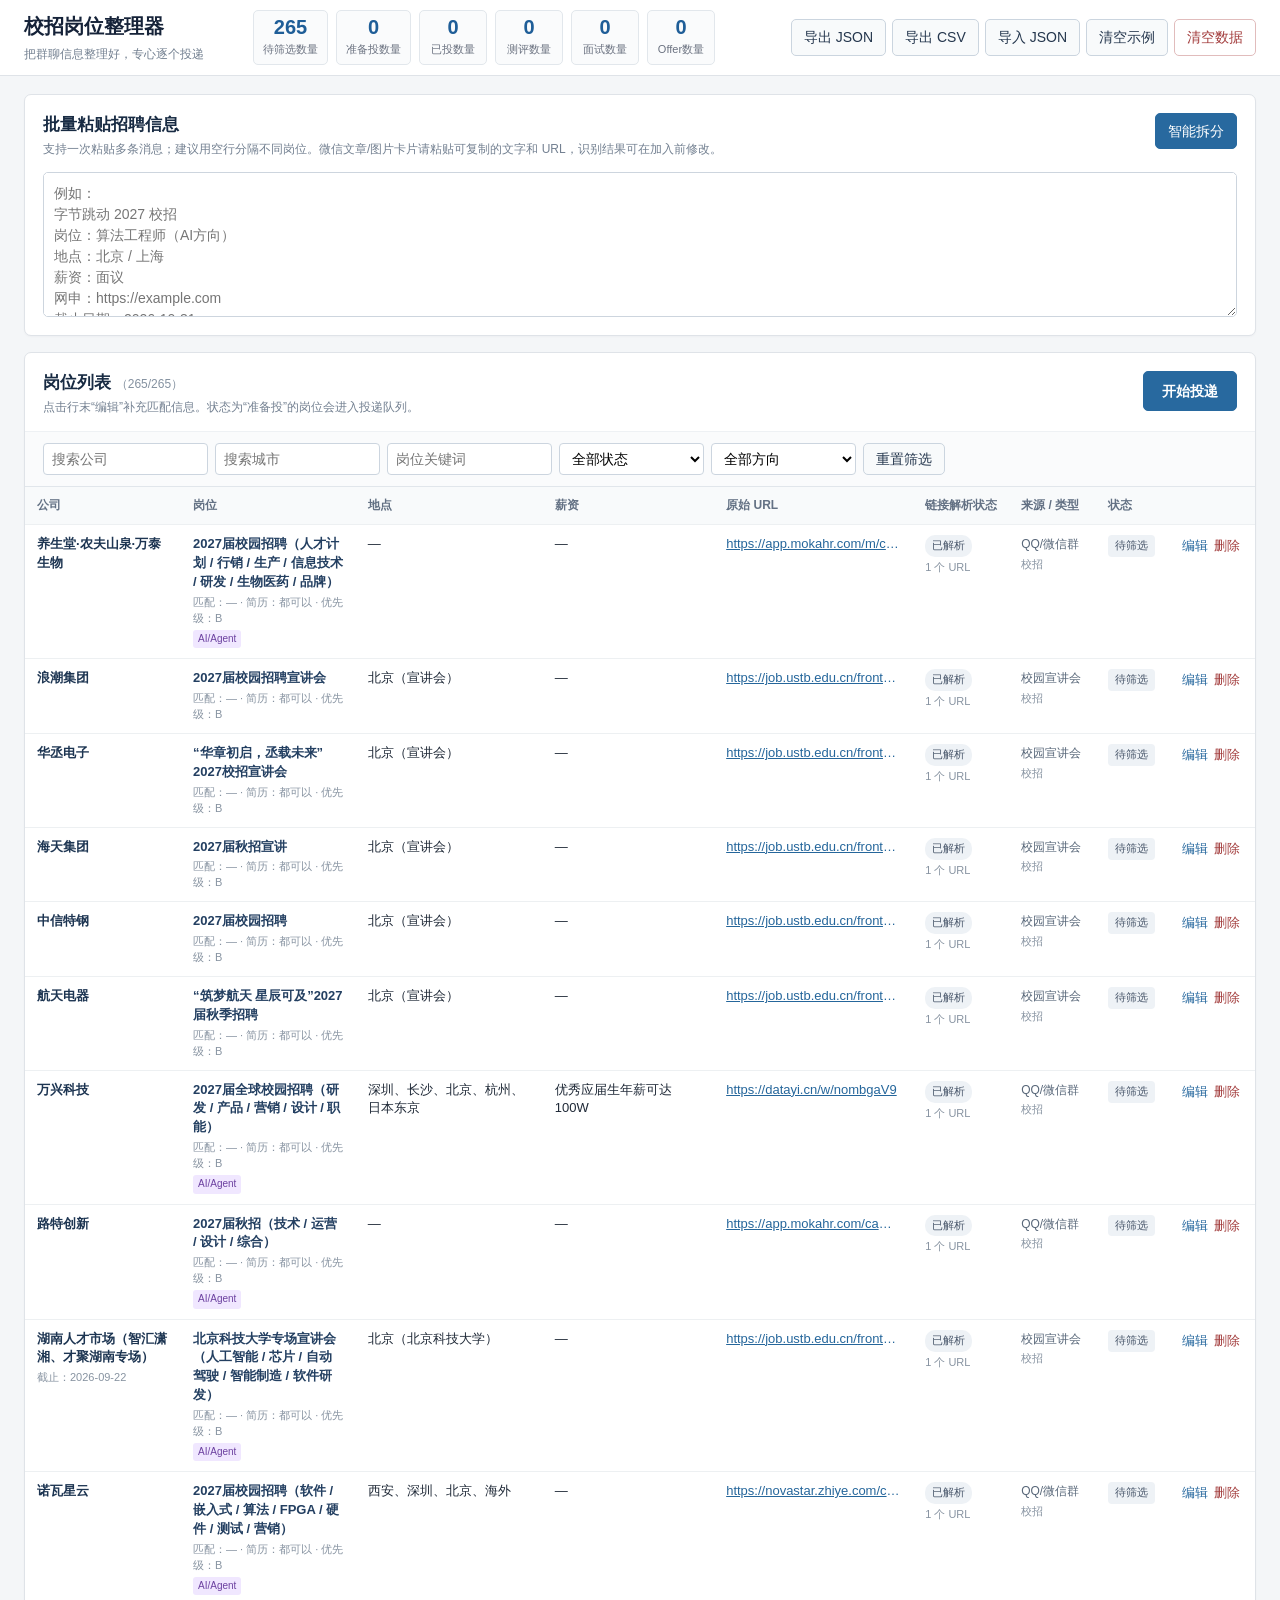
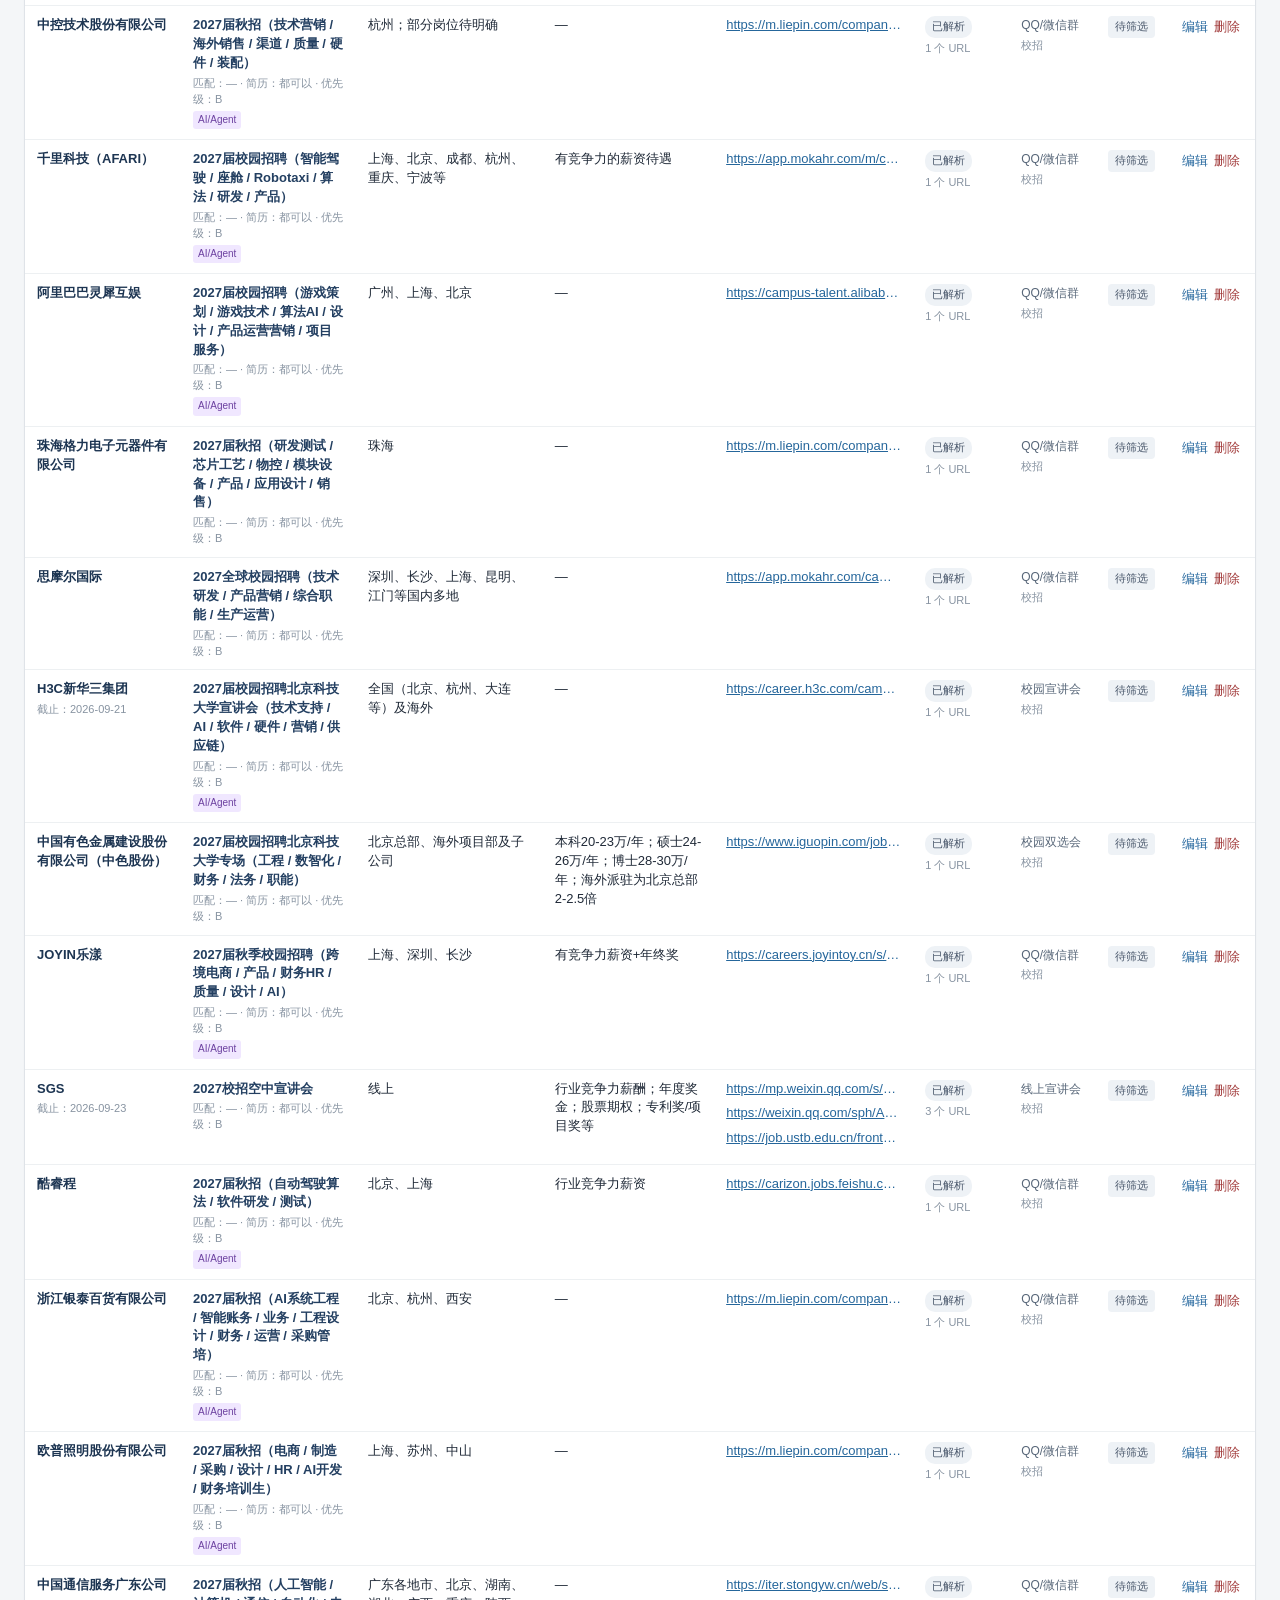
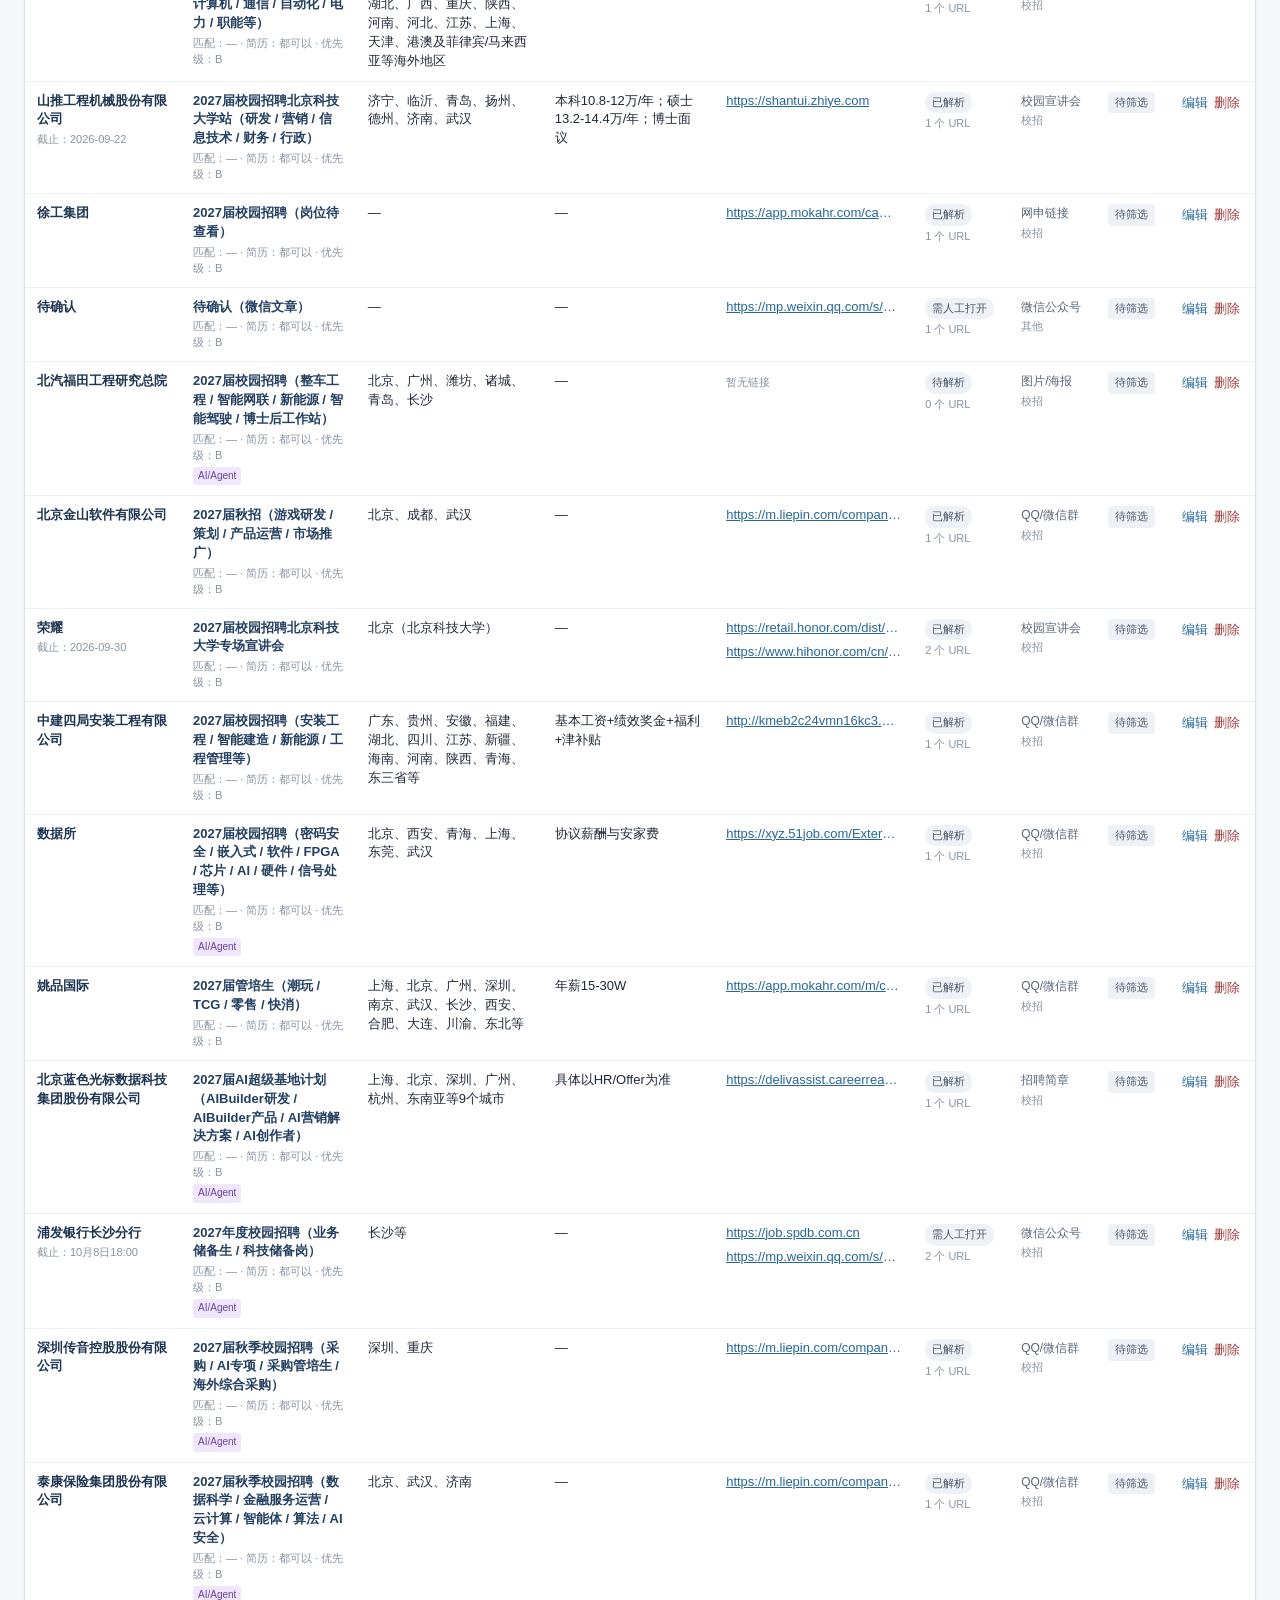
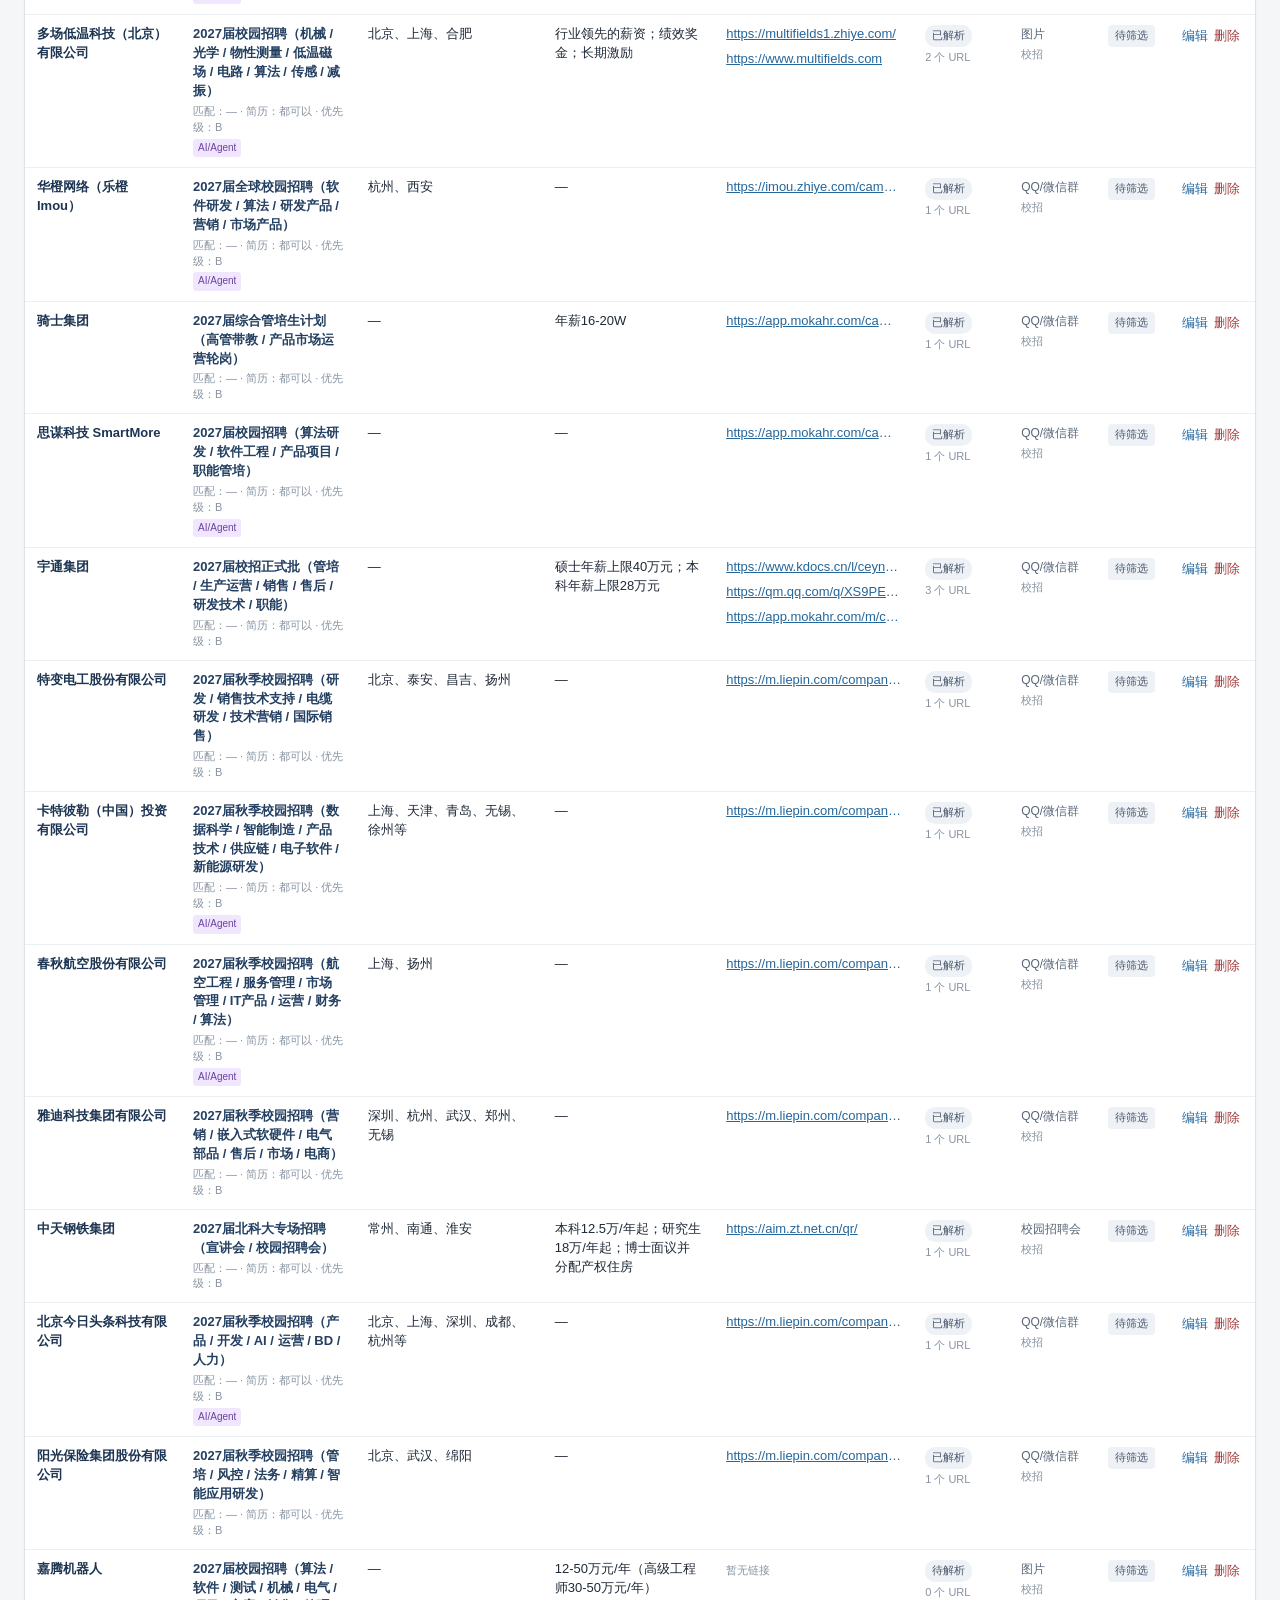
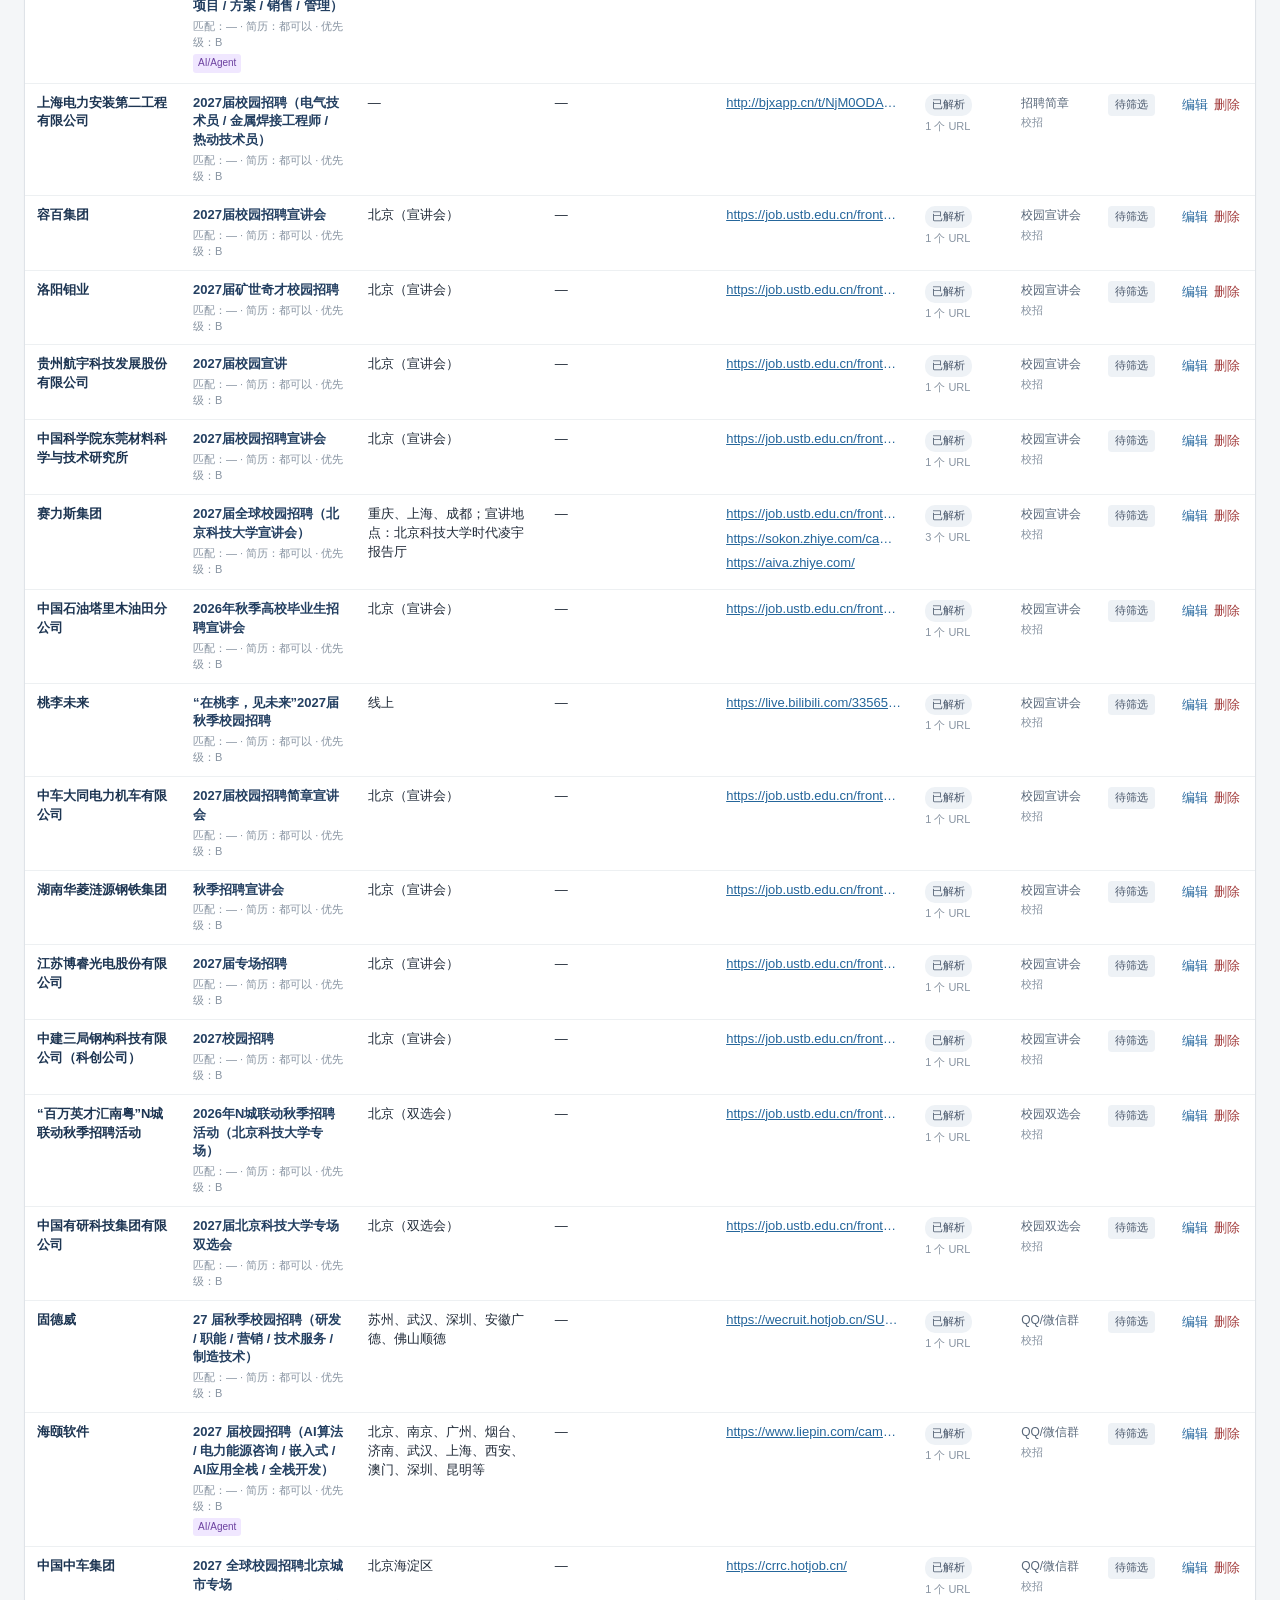
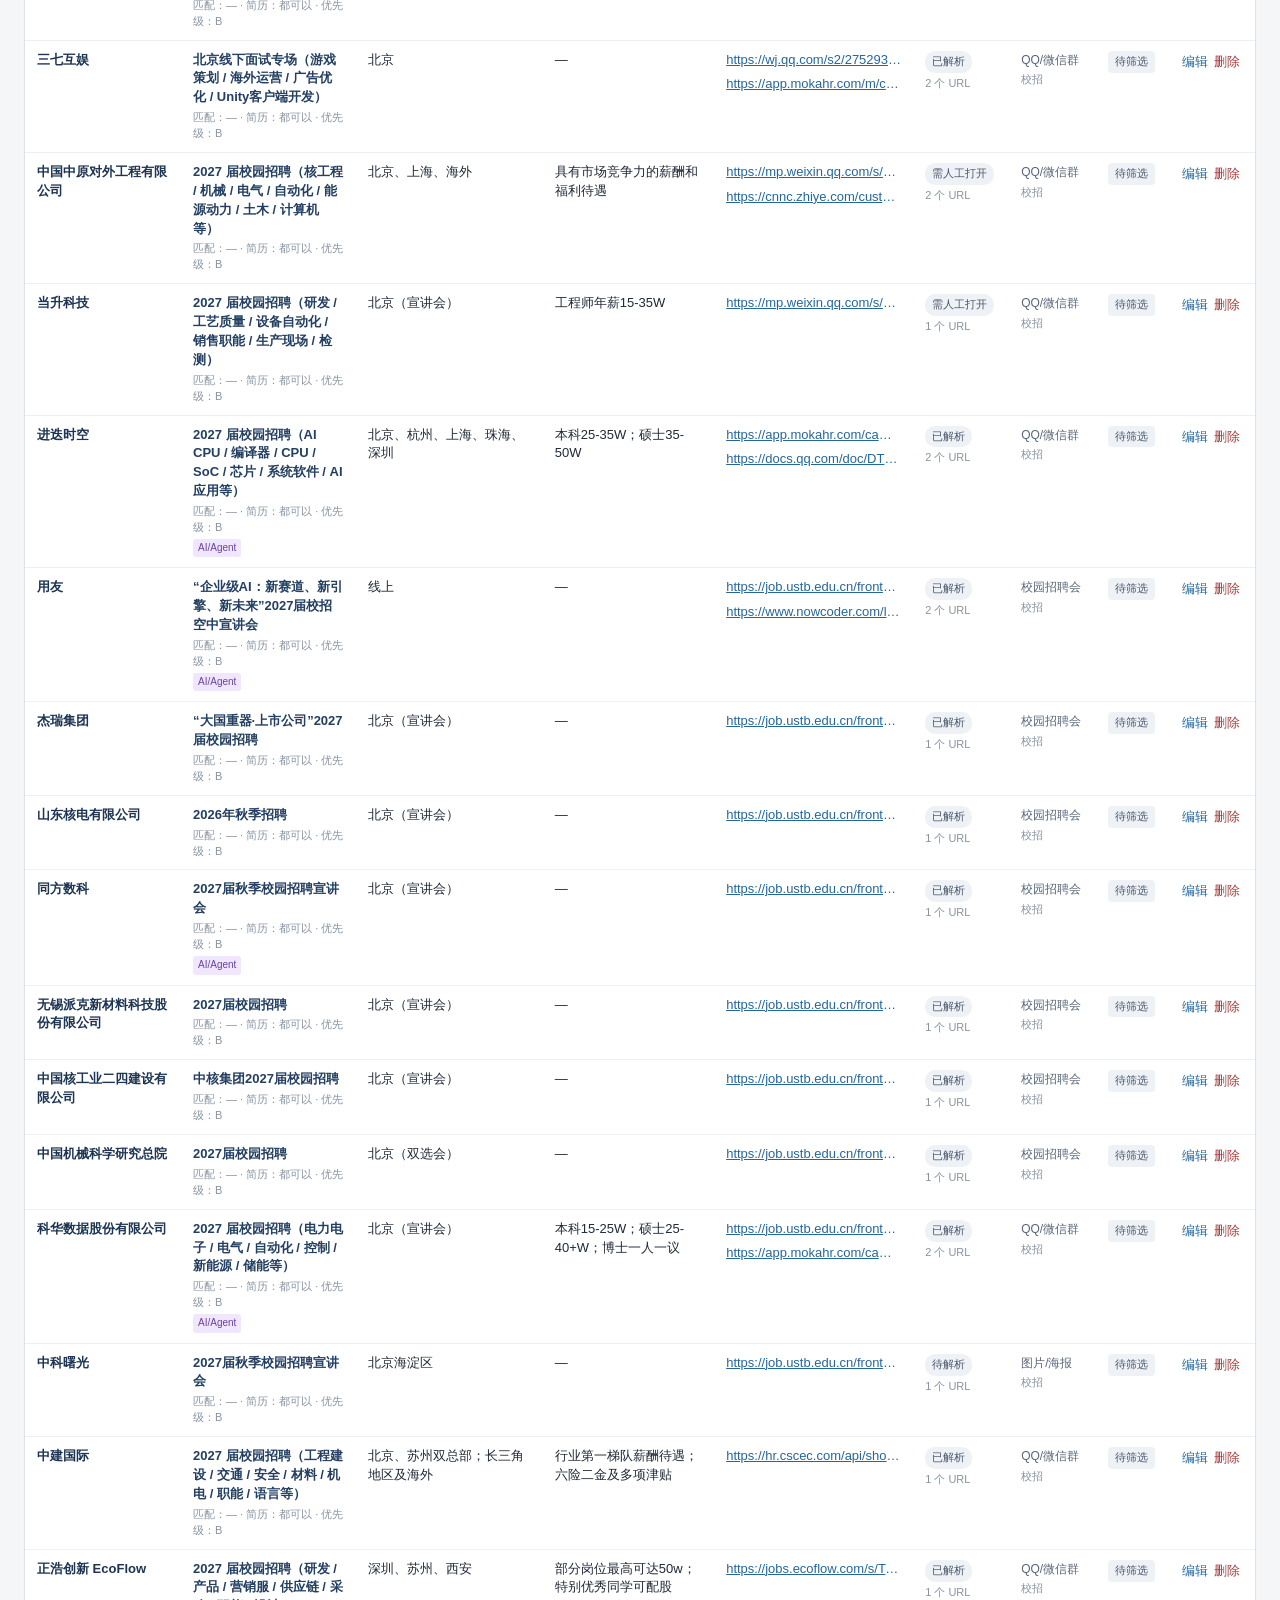
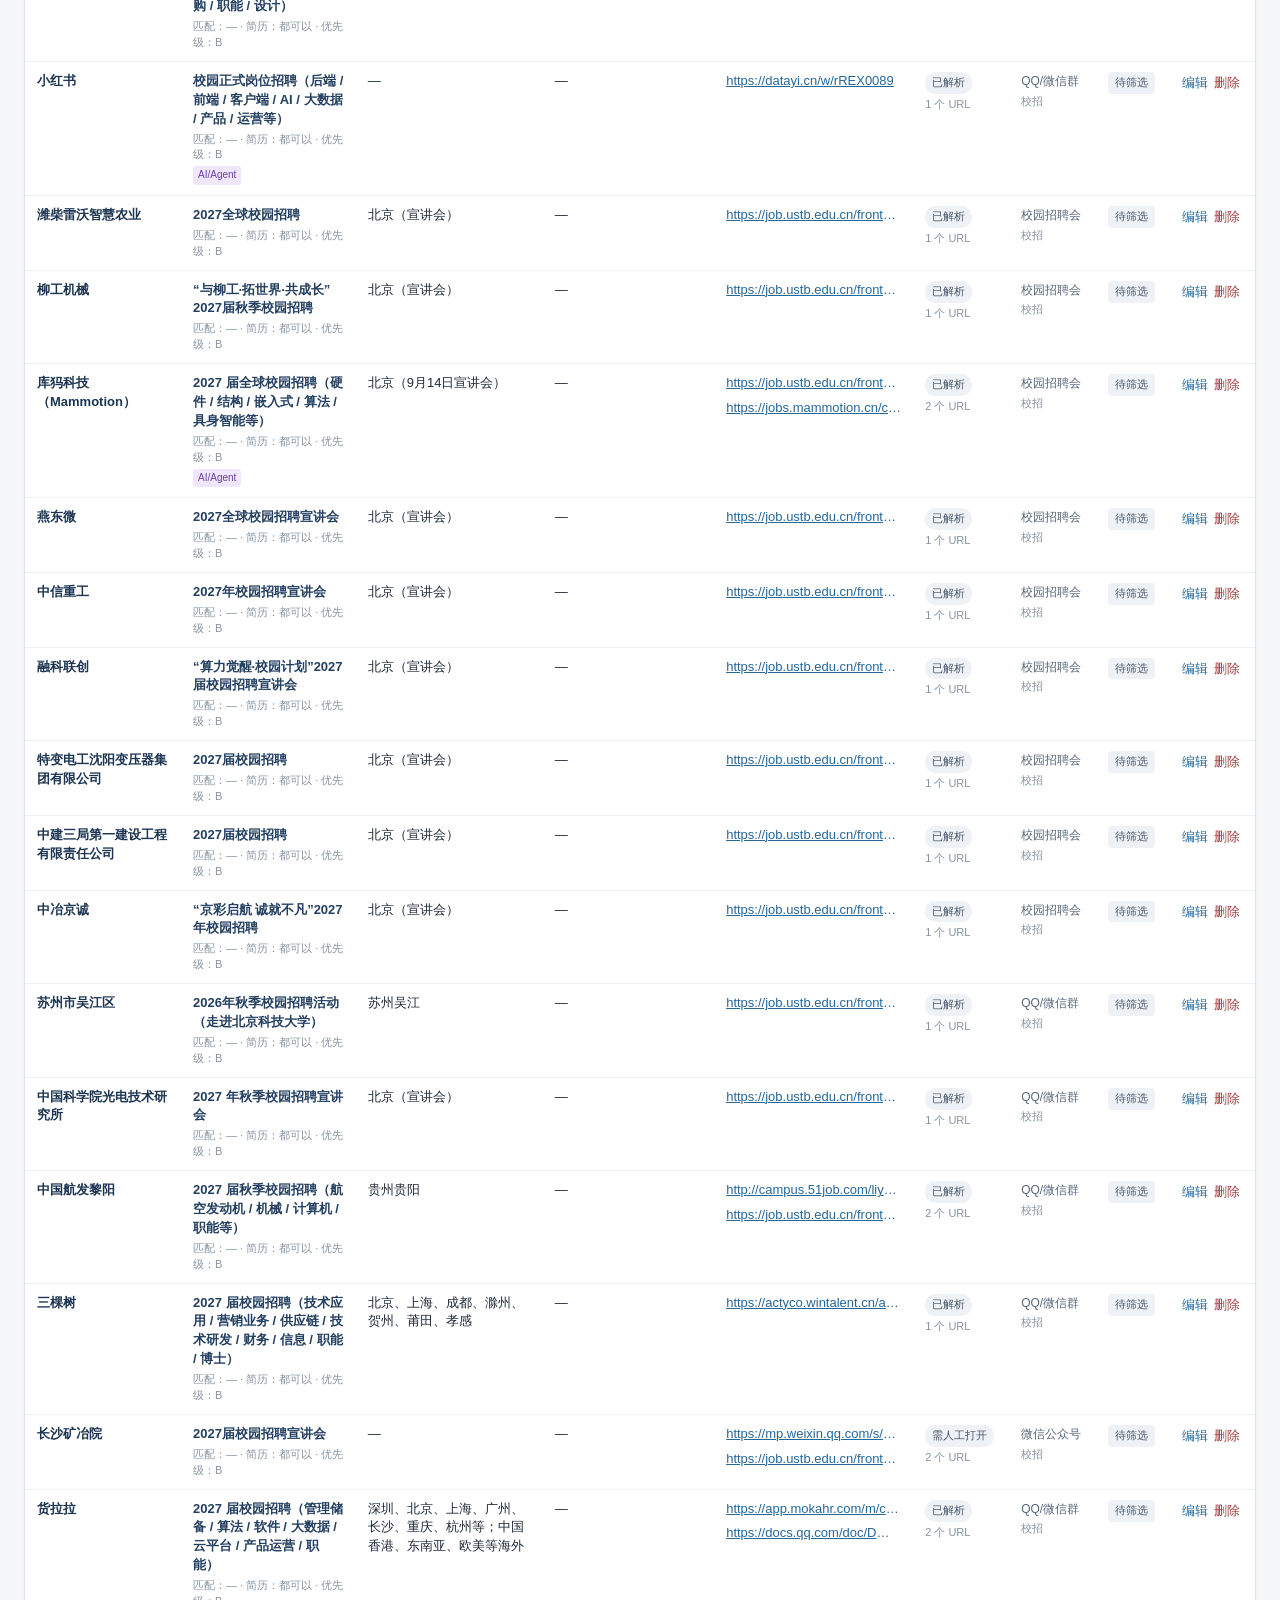
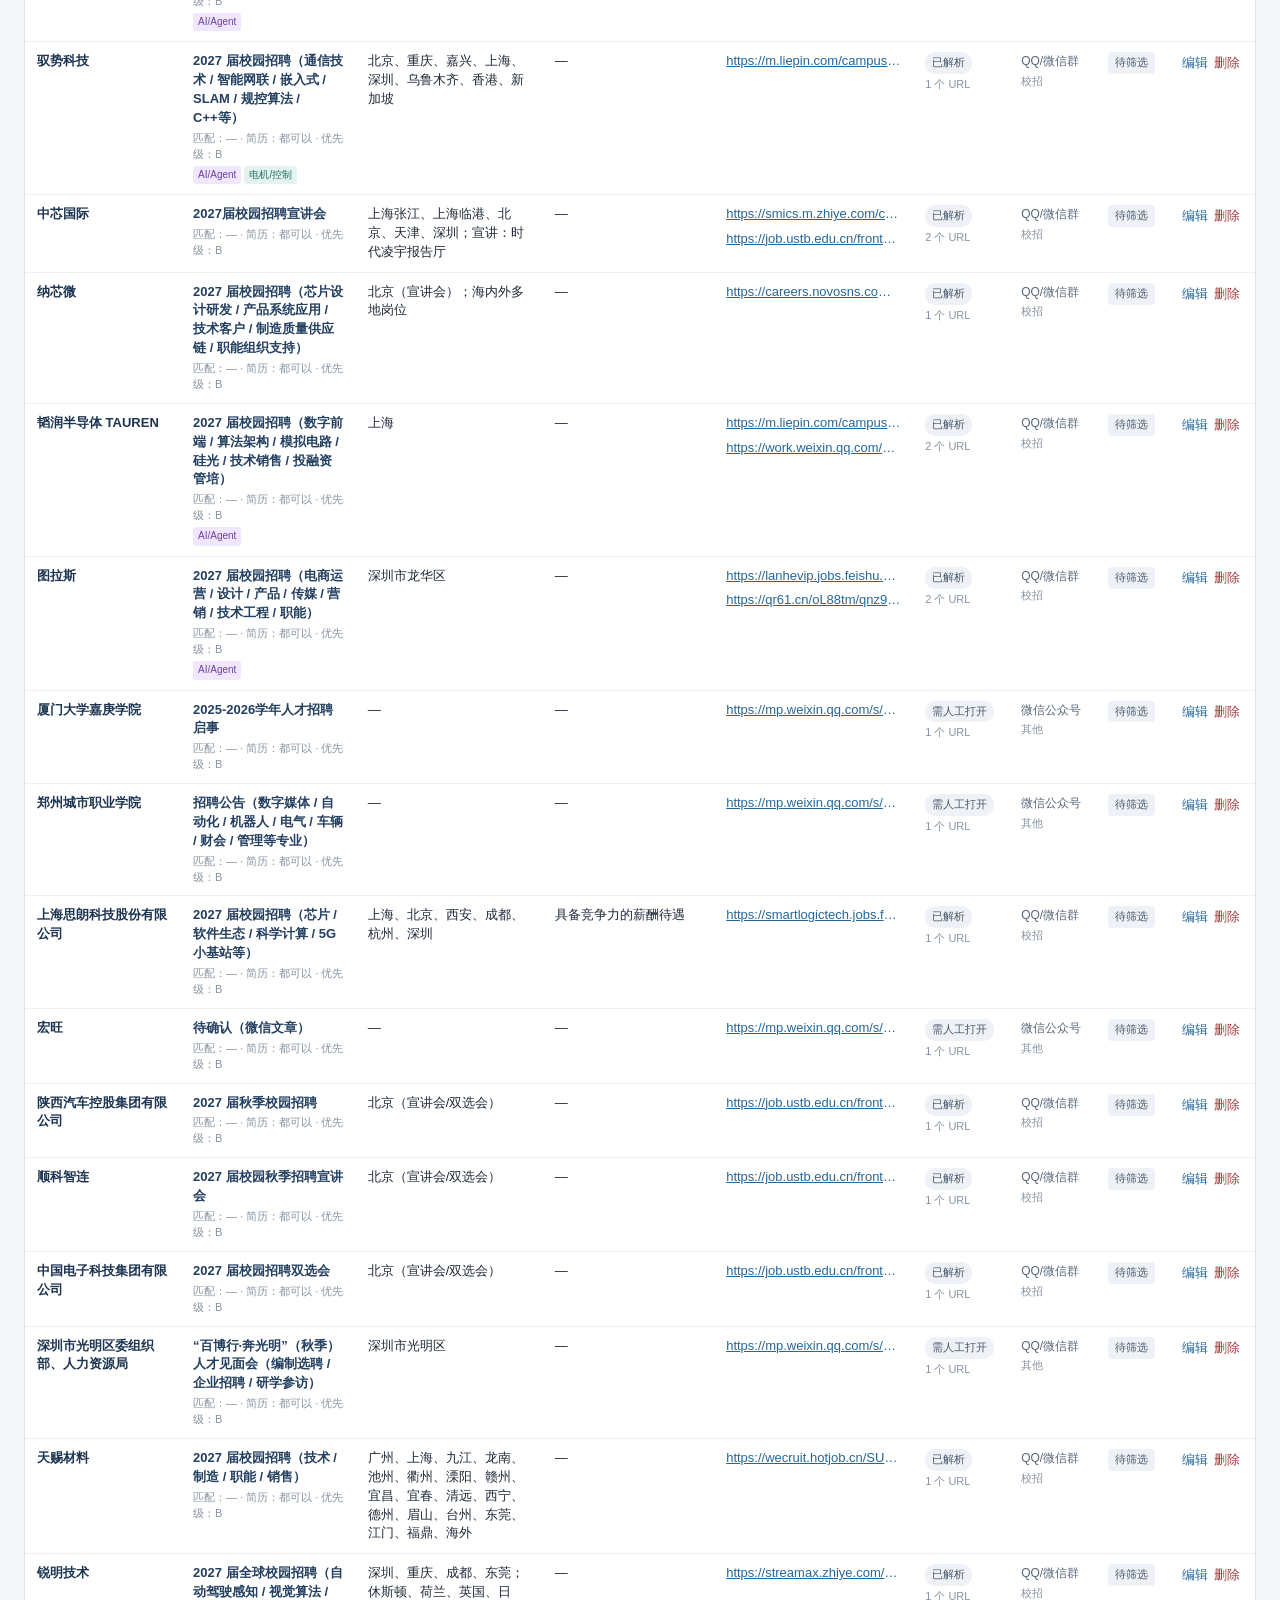
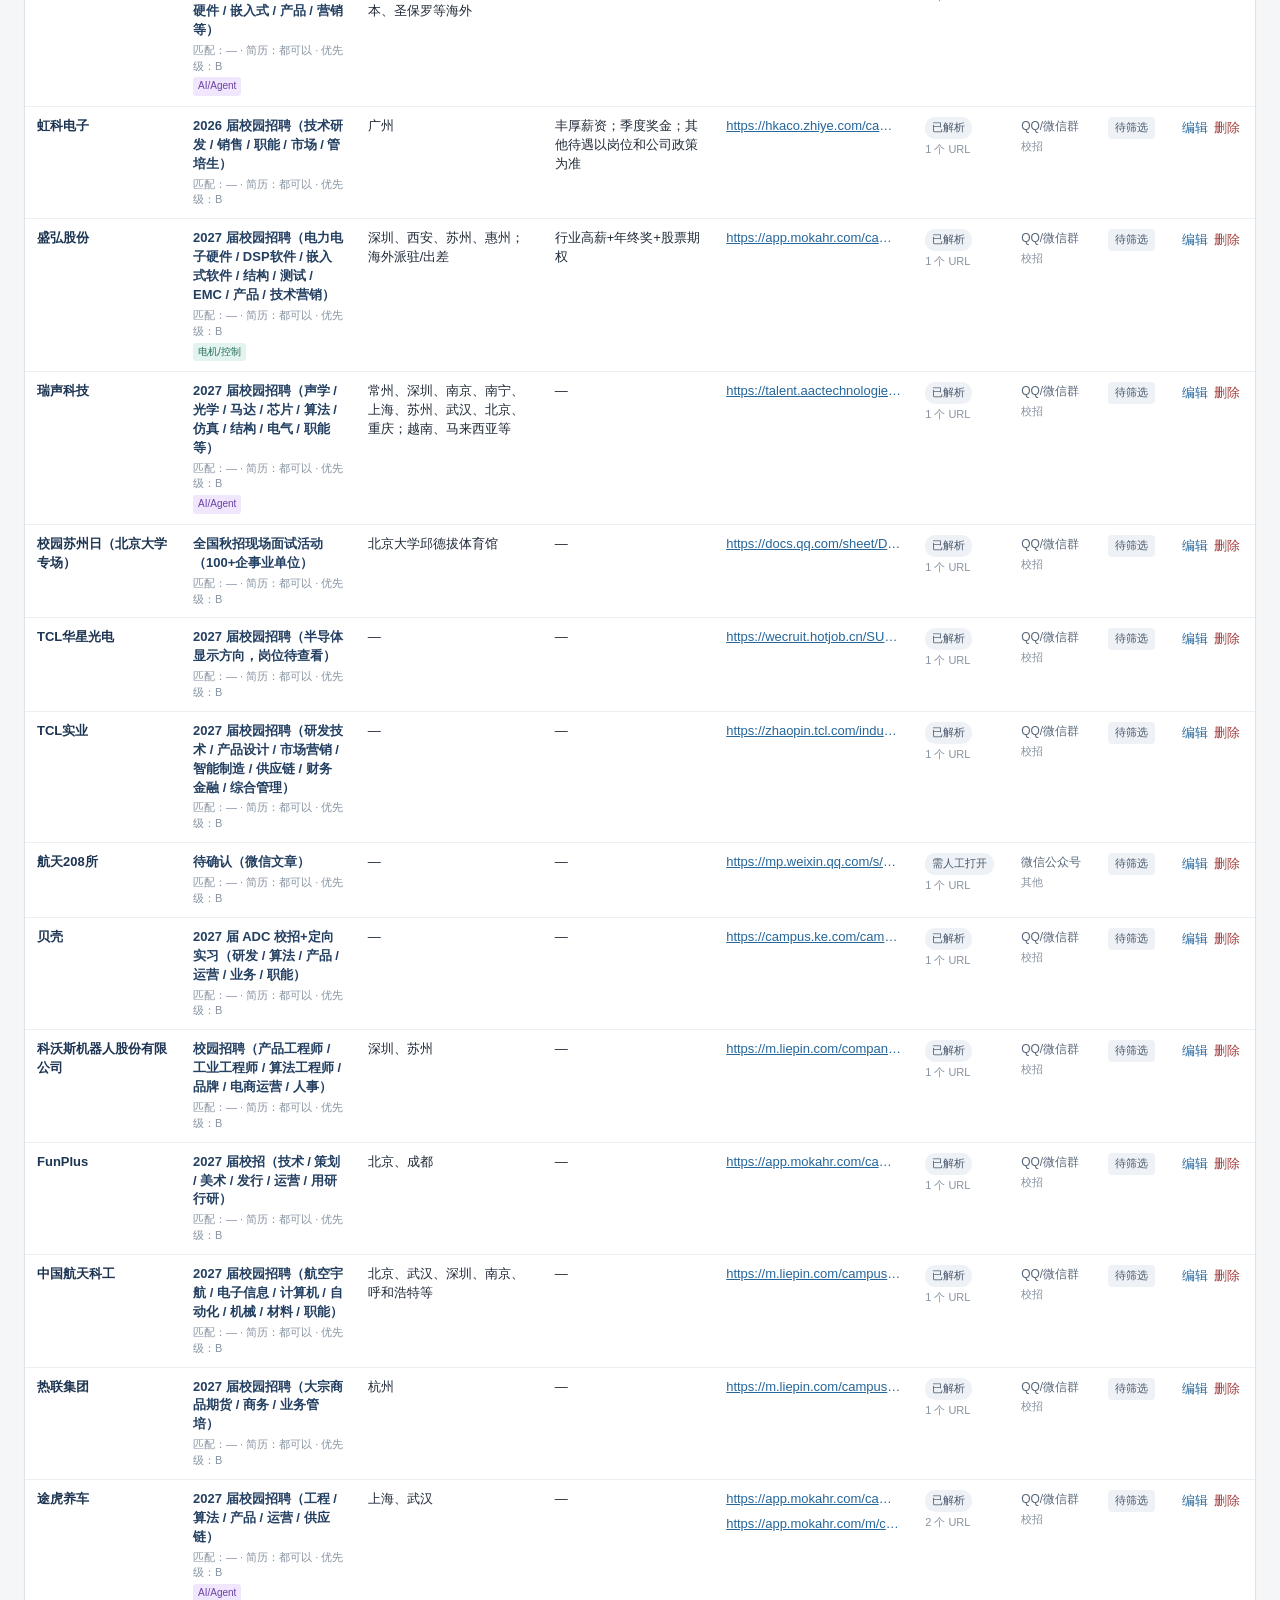
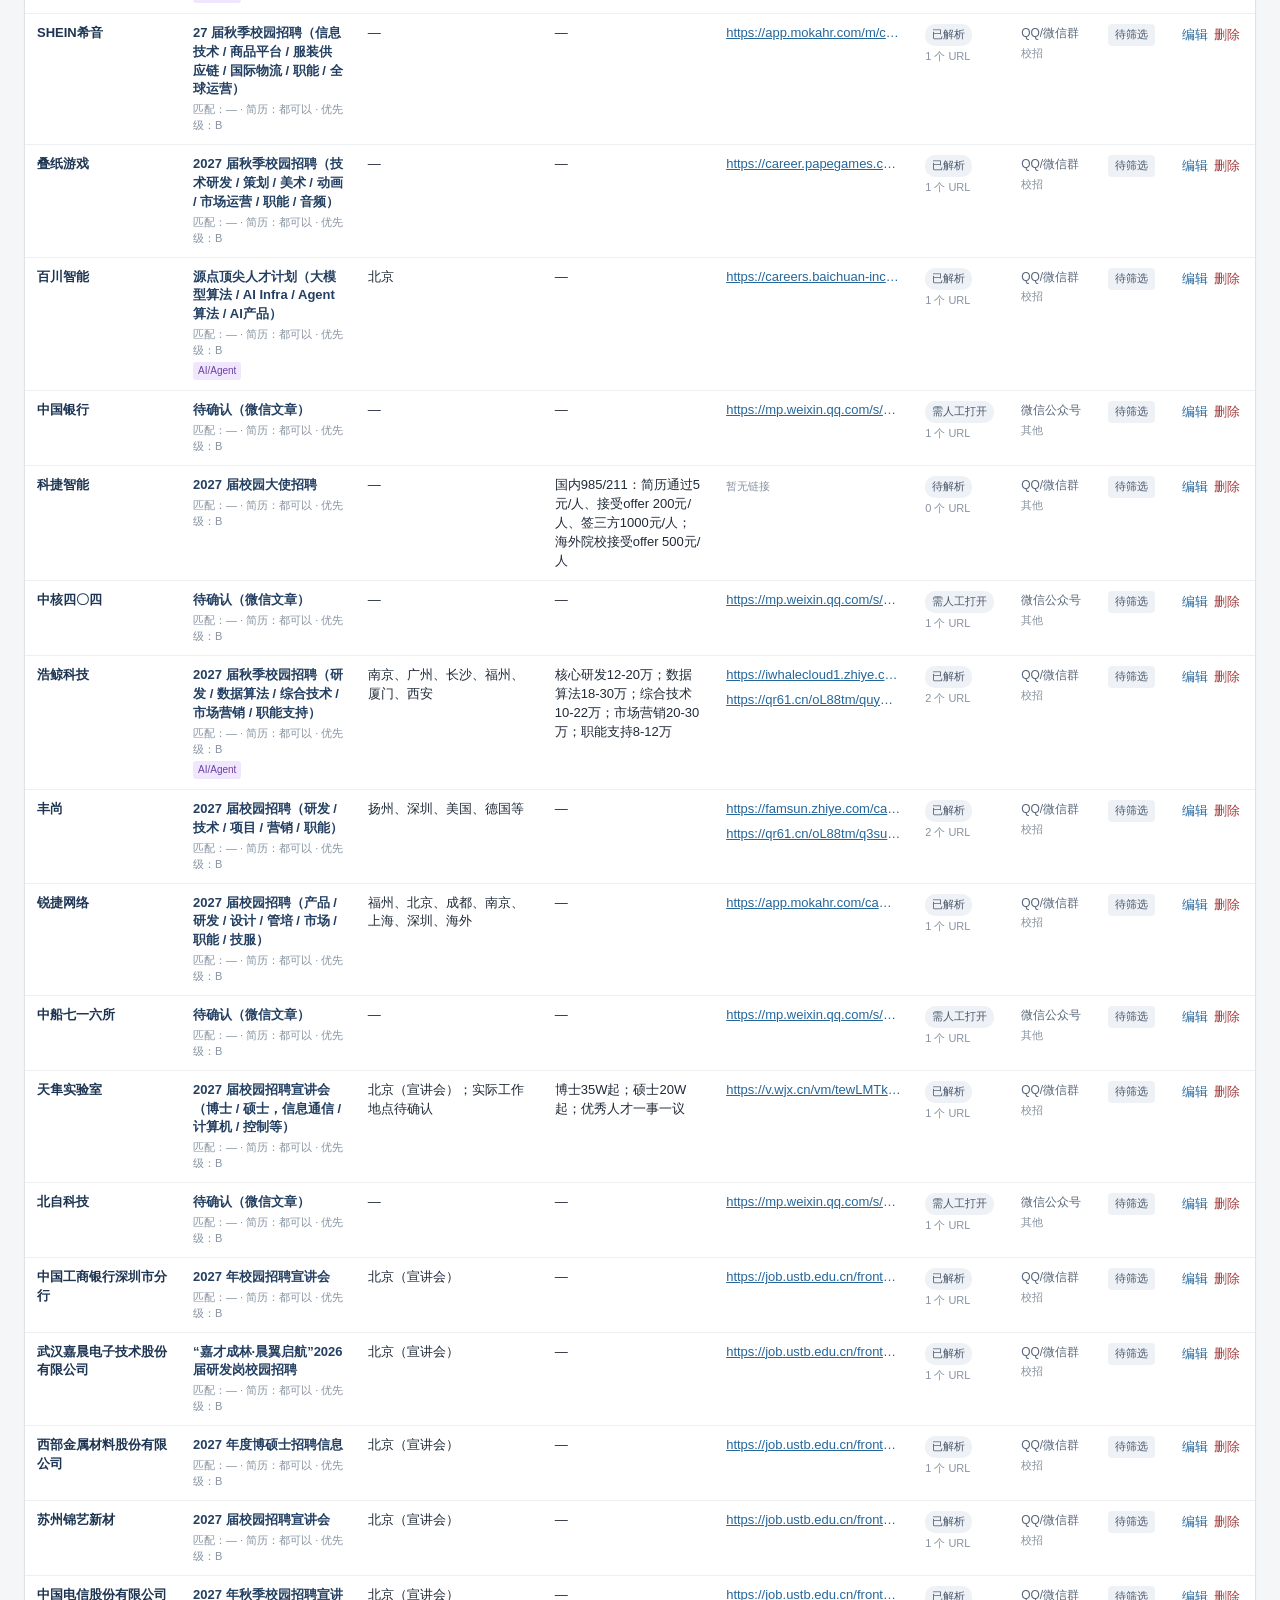
<file: campus-job-tracker/index.html>
<!doctype html>
<html lang="zh-CN">
<head>
  <meta charset="utf-8">
  <meta name="viewport" content="width=device-width, initial-scale=1">
  <title>校招岗位整理器</title>
  <link rel="stylesheet" href="style.css">
</head>
<body>
  <header class="topbar">
    <div class="brand">
      <h1>校招岗位整理器</h1>
      <span>把群聊信息整理好，专心逐个投递</span>
    </div>
    <div class="stats" id="stats"></div>
    <div class="top-actions">
      <button id="exportBtn" class="button light">导出 JSON</button>
      <button id="exportCsvBtn" class="button light">导出 CSV</button>
      <button id="importBtn" class="button light">导入 JSON</button>
      <button id="clearExamplesBtn" class="button light">清空示例</button>
      <button id="clearBtn" class="button danger-outline">清空数据</button>
      <input id="importFile" type="file" accept="application/json,.json" hidden>
    </div>
  </header>

  <main class="page">
    <section class="panel paste-panel">
      <div class="panel-title">
        <div>
          <h2>批量粘贴招聘信息</h2>
          <p>支持一次粘贴多条消息；建议用空行分隔不同岗位。微信文章/图片卡片请粘贴可复制的文字和 URL，识别结果可在加入前修改。</p>
        </div>
        <button id="smartSplitBtn" class="button primary">智能拆分</button>
      </div>
      <textarea id="pasteInput" placeholder="例如：
字节跳动 2027 校招
岗位：算法工程师（AI方向）
地点：北京 / 上海
薪资：面议
网申：https://example.com
截止日期：2026-10-31"></textarea>
      <div id="splitPreview" class="split-preview hidden"></div>
    </section>

    <section class="panel list-panel">
      <div class="list-heading">
        <div>
          <h2>岗位列表 <span id="resultCount" class="muted-count"></span></h2>
          <p>点击行末“编辑”补充匹配信息。状态为“准备投”的岗位会进入投递队列。</p>
        </div>
        <button id="startQueueBtn" class="button primary large">开始投递</button>
      </div>
      <div class="filters">
        <input id="companyFilter" placeholder="搜索公司">
        <input id="cityFilter" placeholder="搜索城市">
        <input id="keywordFilter" placeholder="岗位关键词">
        <select id="statusFilter"><option value="">全部状态</option></select>
        <select id="tagFilter">
          <option value="">全部方向</option>
          <option value="AI/Agent">AI/Agent</option>
          <option value="电机/控制">电机/控制</option>
        </select>
        <button id="resetFiltersBtn" class="button light">重置筛选</button>
      </div>
      <div class="table-wrap">
        <table>
          <thead><tr><th>公司</th><th>岗位</th><th>地点</th><th>薪资</th><th>原始 URL</th><th>链接解析状态</th><th>来源 / 类型</th><th>状态</th><th></th></tr></thead>
          <tbody id="jobTableBody"></tbody>
        </table>
        <div id="emptyState" class="empty hidden">暂无符合条件的岗位</div>
      </div>
    </section>
  </main>

  <div id="editorModal" class="modal-backdrop hidden" aria-hidden="true">
    <section class="modal editor-modal" role="dialog" aria-modal="true" aria-labelledby="editorTitle">
      <div class="modal-header"><h2 id="editorTitle">编辑岗位</h2><button class="icon-button" data-close-editor aria-label="关闭">×</button></div>
      <form id="jobForm">
        <input id="jobId" type="hidden">
        <div class="form-grid">
          <label>公司名称<input id="company" required></label>
          <label>岗位名称<input id="title" required></label>
          <label>城市 / 地点<input id="city"></label>
          <label>薪资<input id="salary"></label>
          <label>招聘类型<select id="type"><option>校招</option><option>实习</option><option>社招</option><option>其他</option></select></label>
          <label>截止日期<input id="deadline" placeholder="如 2026-10-31"></label>
          <label class="wide">原始 URL（每行一个）<textarea id="url" placeholder="保留消息中的全部 URL，不会自动打开"></textarea></label>
          <label>链接解析状态<select id="linkParseStatus"><option>待解析</option><option>已解析</option><option>需人工打开</option></select></label>
          <label>状态<select id="status"></select></label>
          <label>匹配度（0-100）<input id="match" type="number" min="0" max="100"></label>
          <label>使用简历<select id="resume"><option>AI版</option><option>控制算法版</option><option>都可以</option></select></label>
          <label>优先级<select id="priority"><option>S</option><option>A</option><option>B</option><option>C</option></select></label>
          <label class="wide">方向标签<div class="tag-checks"><label><input id="tagAI" type="checkbox"> AI/Agent</label><label><input id="tagControl" type="checkbox"> 电机/控制</label></div></label>
          <label class="wide">原始招聘文本<textarea id="raw"></textarea></label>
          <label class="wide">GPT建议<textarea id="gptSuggestion" placeholder="暂时手工填写，后续可接入 LLM"></textarea></label>
          <label class="wide">我的备注<textarea id="notes"></textarea></label>
        </div>
        <div class="modal-actions"><button type="button" class="button light" data-close-editor>取消</button><button type="submit" class="button primary">保存</button></div>
      </form>
    </section>
  </div>

  <div id="queueModal" class="modal-backdrop hidden" aria-hidden="true">
    <section class="modal queue-modal" role="dialog" aria-modal="true" aria-labelledby="queueTitle">
      <div class="modal-header"><div><h2 id="queueTitle">投递队列</h2><p id="queueProgress" class="modal-subtitle"></p></div><button class="icon-button" id="queueCloseBtn" aria-label="返回列表">×</button></div>
      <div id="queueContent"></div>
    </section>
  </div>

  <div id="toast" class="toast" role="status"></div>
<script src="app.js?v=265"></script>
</body>
</html>
</file>
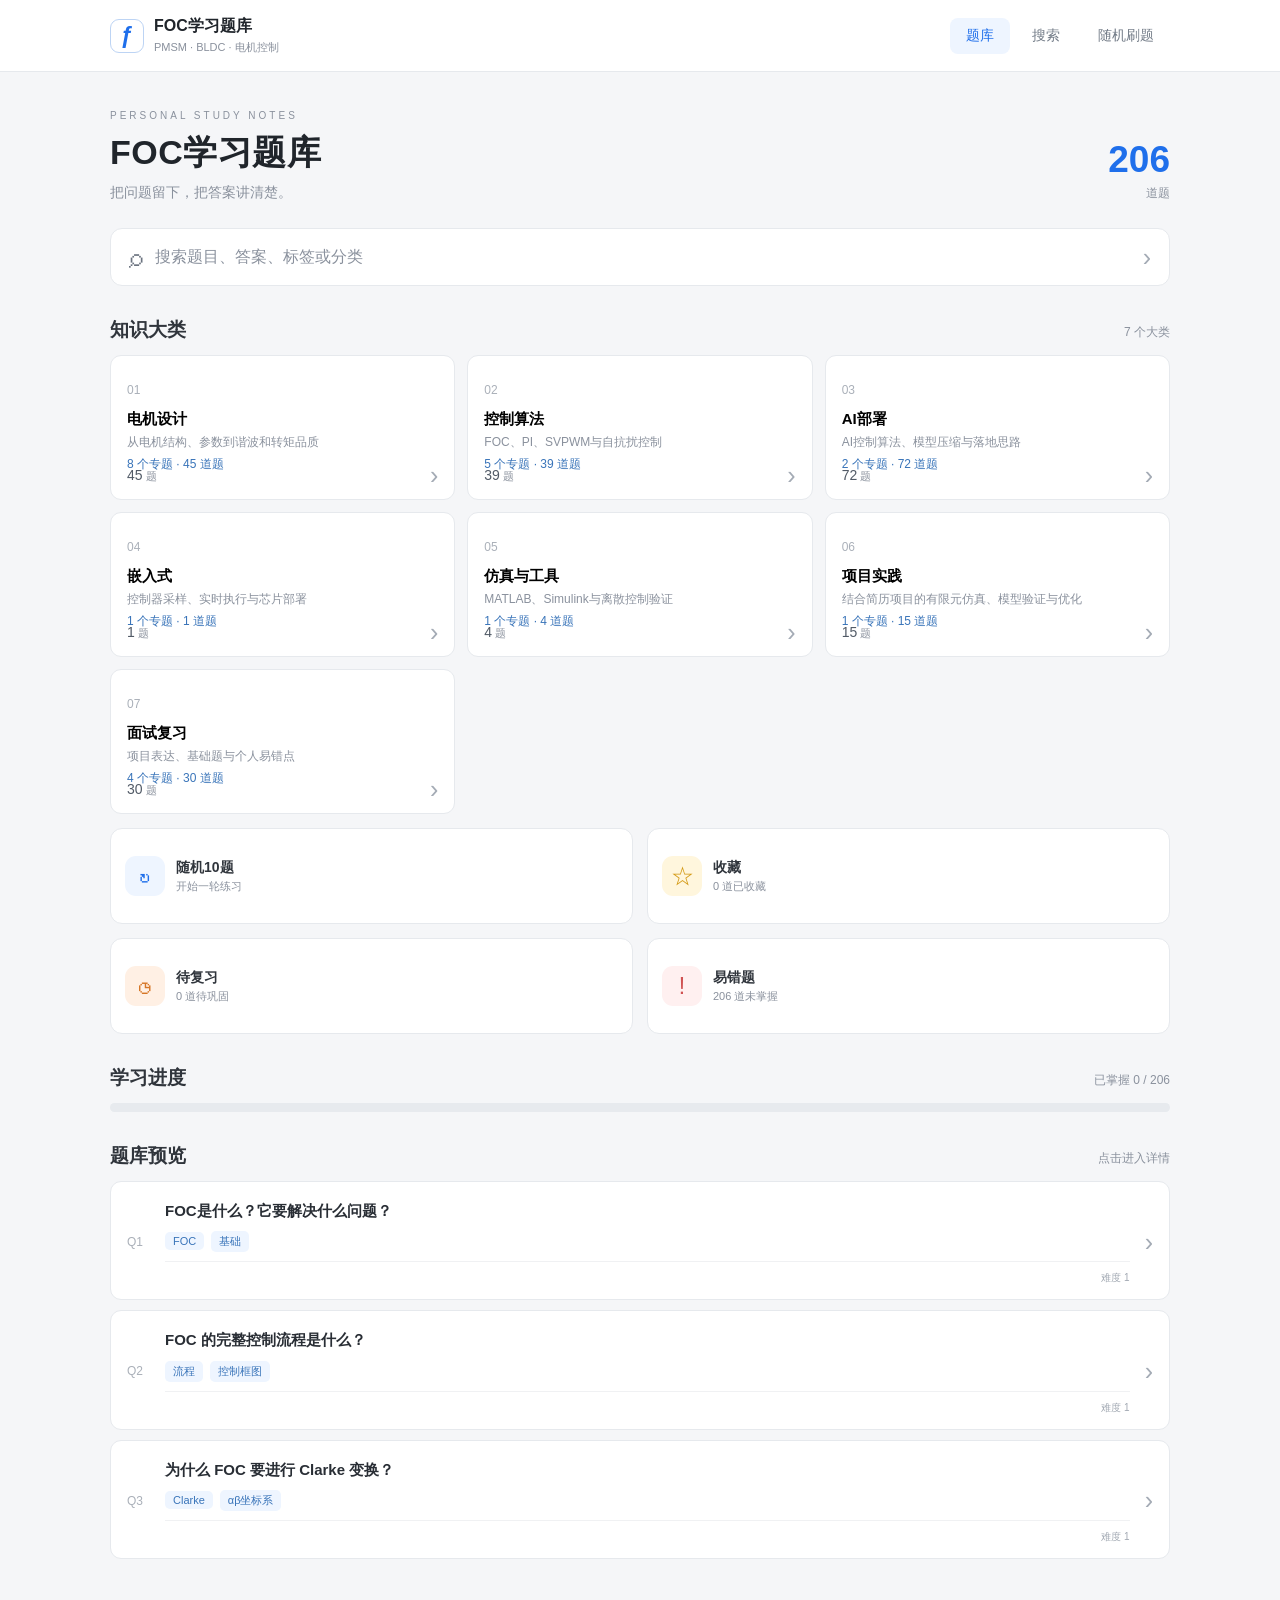
<file: interview-question-bank/index.html>
<!doctype html>
<html lang="zh-CN">
<head>
  <meta charset="UTF-8">
  <meta name="viewport" content="width=device-width, initial-scale=1, viewport-fit=cover">
  <meta name="theme-color" content="#f5f6f8">
  <title>FOC学习题库</title>
  <link rel="stylesheet" href="./web/styles.css?v=5">
</head>
<body>
  <div id="app"></div>
  <script>
    window.addEventListener('error', function (event) {
      var root = document.getElementById('app')
      if (root && !root.children.length) {
        root.innerHTML = '<div style="max-width:680px;margin:80px auto;padding:24px;font-family:sans-serif;background:#fff;border:1px solid #e6e9ed;border-radius:12px;color:#30353c"><h2>题库加载失败</h2><p>请刷新页面；如果仍然失败，请把本页显示的错误发给我。</p><p style="color:#8a919d;font-size:13px">' + String(event.message || '浏览器脚本没有正常启动') + '</p></div>'
      }
    })
  </script>
  <script src="./data/categories.js"></script>
  <script src="./data/questions.js"></script>
  <script src="./web/app.js?v=5"></script>
</body>
</html>
</file>
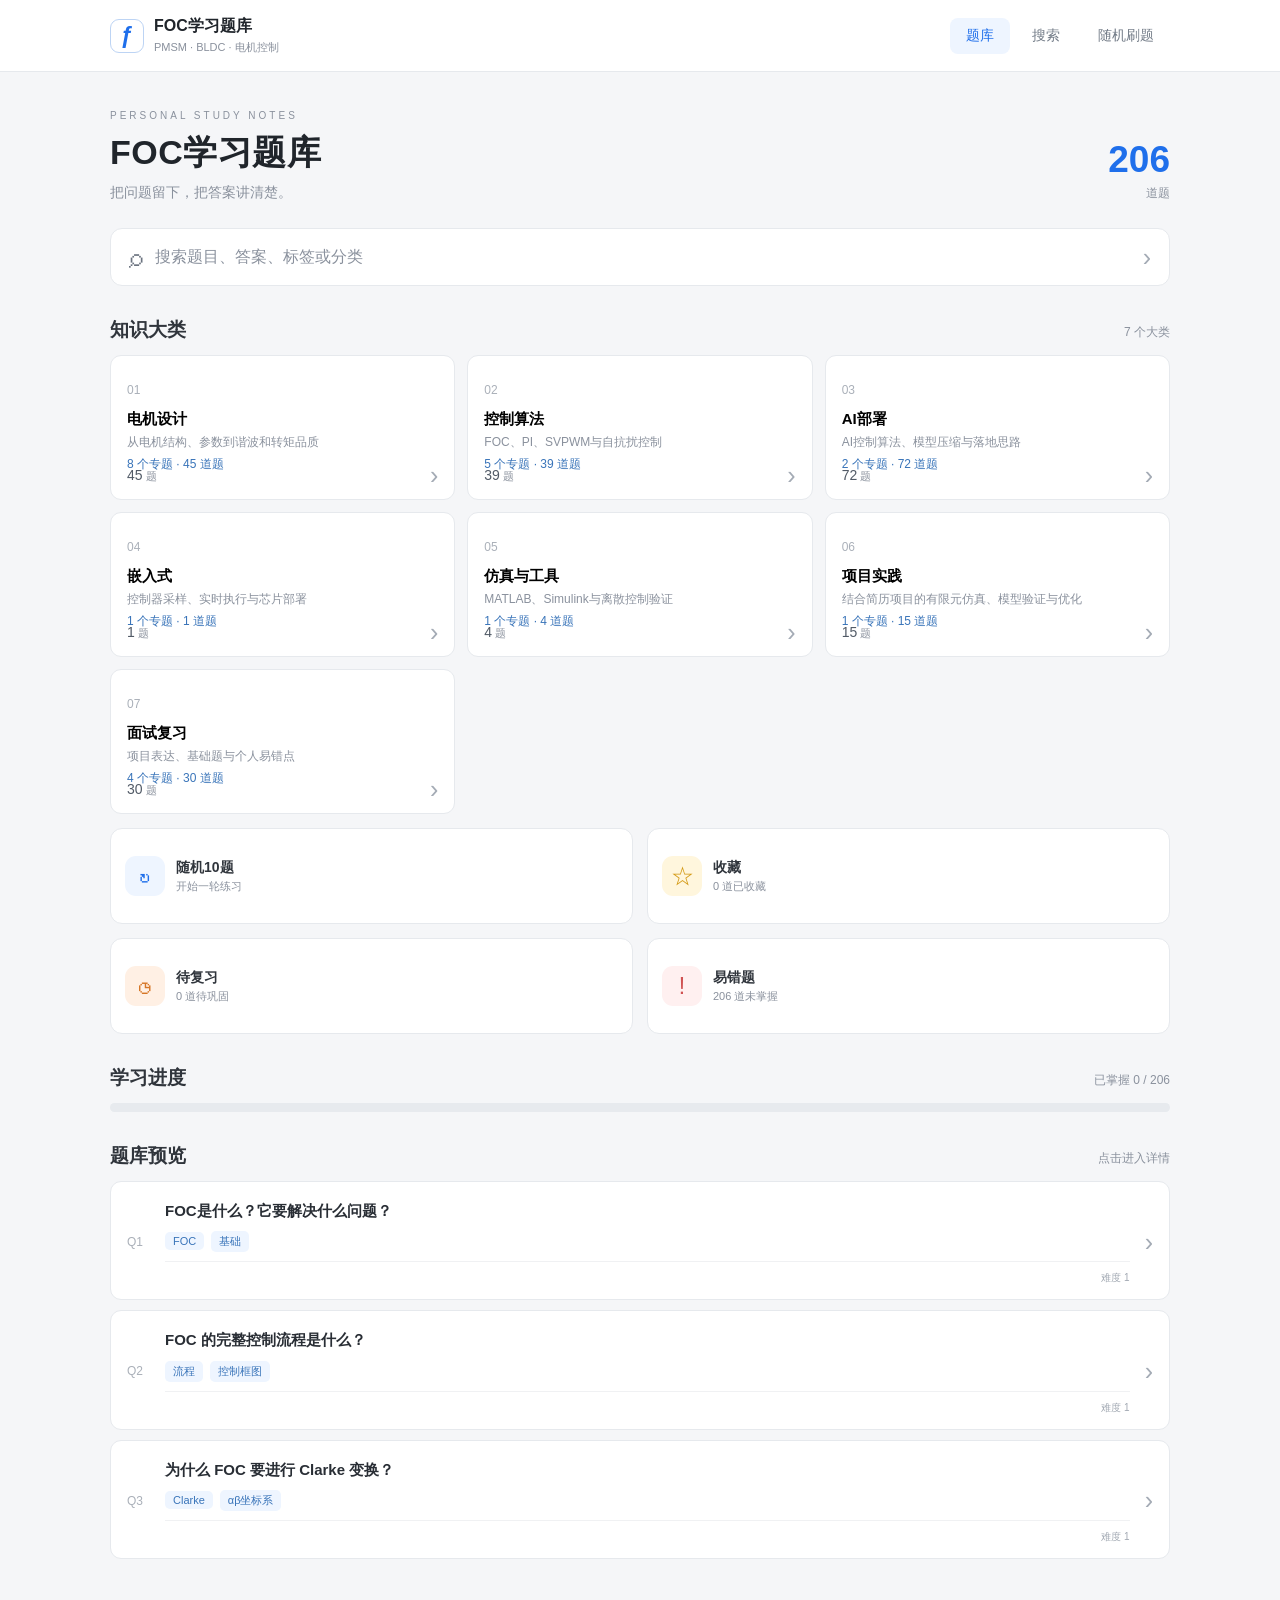
<file: interview-question-bank/web/index.html>
<!doctype html>
<html lang="zh-CN">
<head>
  <meta charset="UTF-8">
  <meta name="viewport" content="width=device-width, initial-scale=1, viewport-fit=cover">
  <meta name="theme-color" content="#f5f6f8">
  <title>FOC学习题库</title>
  <link rel="stylesheet" href="./styles.css?v=5">
</head>
<body>
  <div id="app"></div>
  <script>
    window.addEventListener('error', function (event) {
      var root = document.getElementById('app')
      if (root && !root.children.length) {
        root.innerHTML = '<div style="max-width:680px;margin:80px auto;padding:24px;font-family:sans-serif;background:#fff;border:1px solid #e6e9ed;border-radius:12px;color:#30353c"><h2>题库加载失败</h2><p>请刷新页面；如果仍然失败，请把本页显示的错误发给我。</p><p style="color:#8a919d;font-size:13px">' + String(event.message || '浏览器脚本没有正常启动') + '</p></div>'
      }
    })
  </script>
  <script src="../data/categories.js"></script>
  <script src="../data/questions.js"></script>
  <script src="./app.js?v=5"></script>
</body>
</html>
</file>
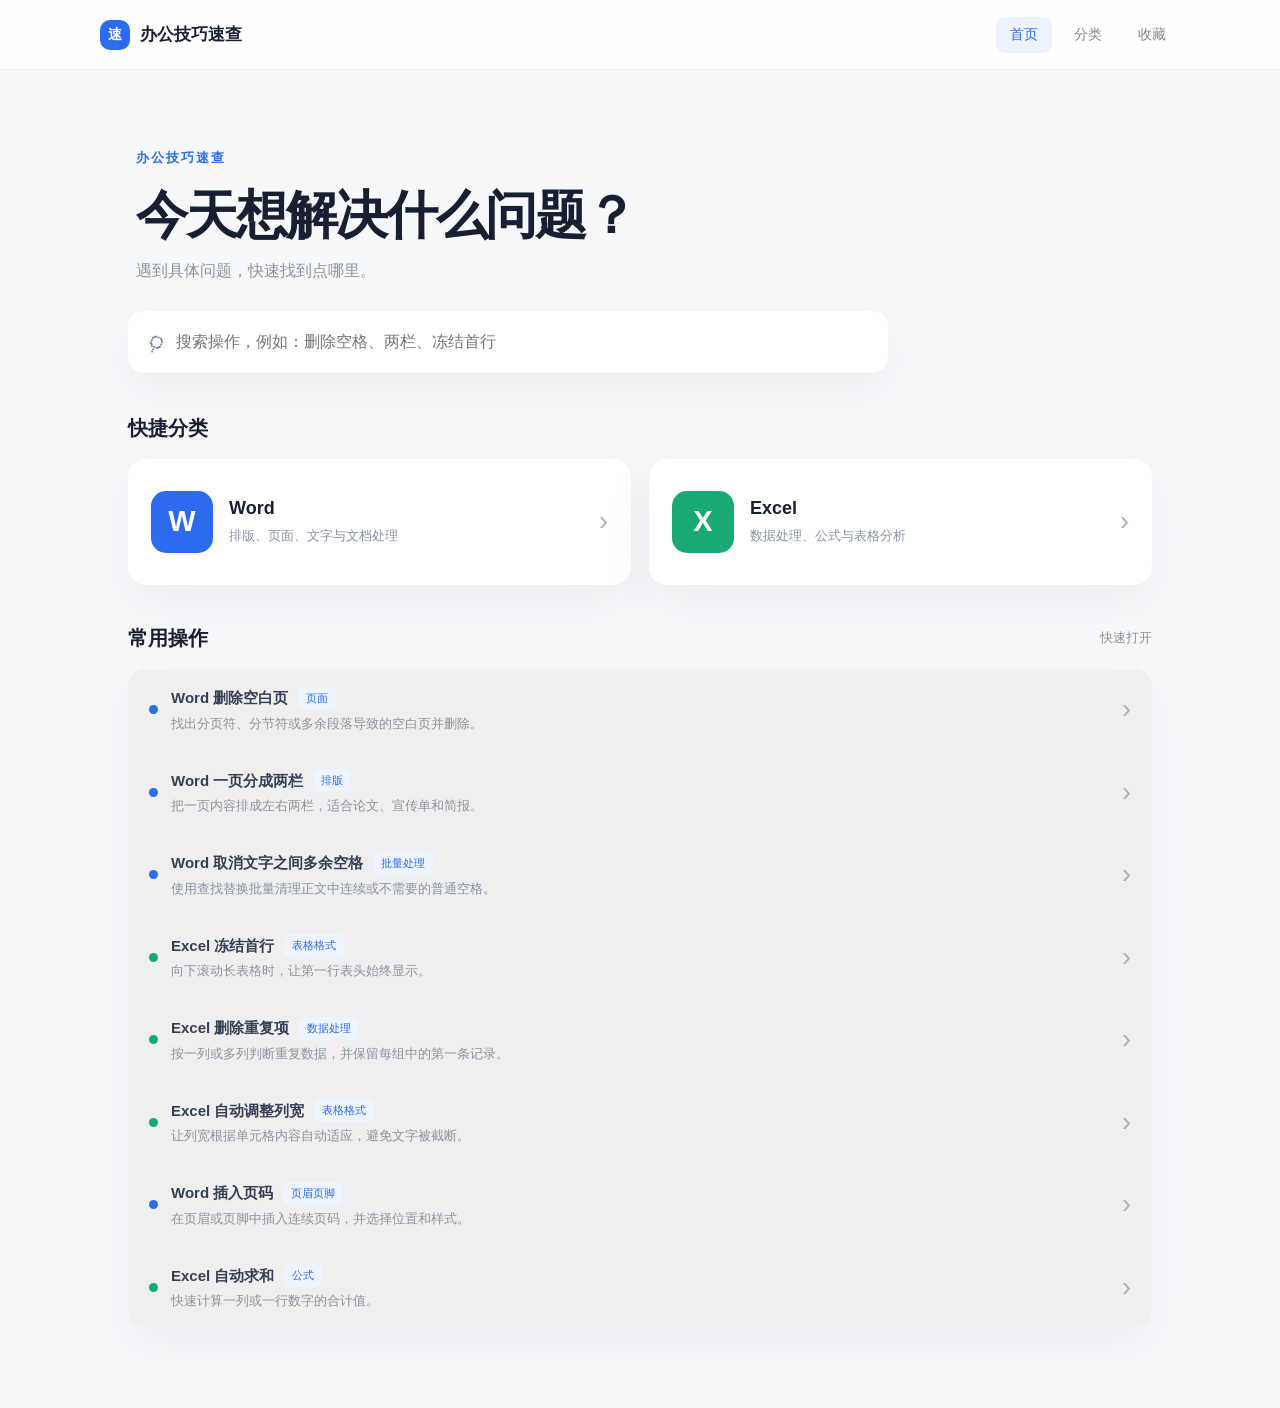
<file: office-cheatsheet/web/index.html>
<!doctype html>
<html lang="zh-CN">
<head>
  <meta charset="UTF-8" />
  <meta name="viewport" content="width=device-width, initial-scale=1.0" />
  <meta name="theme-color" content="#f7f8fa" />
  <title>办公技巧</title>
  <link rel="stylesheet" href="./styles.css" />
</head>
<body>
  <div id="app" class="app-shell">
    <div class="loading">正在加载办公技巧…</div>
  </div>
  <div id="toast" class="toast" role="status"></div>
  <div id="lightbox" class="lightbox" hidden>
    <button class="lightbox-close" type="button" aria-label="关闭预览">×</button>
    <img id="lightbox-image" alt="演示图大图预览" />
  </div>
  <script src="./app.js"></script>
</body>
</html>
</file>
<file: campus-job-tracker/style.css>
:root{font-family:"Segoe UI","Microsoft YaHei",Arial,sans-serif;color:#1f2937;background:#f4f6f8;font-size:14px;line-height:1.45}*{box-sizing:border-box}body{margin:0}.topbar{position:sticky;top:0;z-index:10;min-height:76px;background:#fff;border-bottom:1px solid #dfe3e8;display:flex;align-items:center;gap:24px;padding:10px 24px}.brand{min-width:205px}.brand h1{font-size:20px;margin:0 0 2px;color:#152238}.brand span{font-size:12px;color:#738091}.stats{display:flex;align-items:stretch;gap:8px;flex:1}.stat{min-width:68px;padding:5px 9px;border:1px solid #e2e7ec;border-radius:5px;background:#fafbfc;text-align:center}.stat b{display:block;font-size:20px;line-height:22px;color:#1f5e98}.stat span{font-size:11px;color:#6b7280;white-space:nowrap}.top-actions{display:flex;gap:6px;white-space:nowrap}.page{max-width:1600px;margin:0 auto;padding:18px 24px 38px}.panel{background:#fff;border:1px solid #dfe3e8;border-radius:7px;margin-bottom:16px;box-shadow:0 1px 2px #13223808}.paste-panel{padding:18px}.panel-title,.list-heading{display:flex;justify-content:space-between;align-items:flex-start;gap:16px}.panel h2{font-size:17px;margin:0 0 3px;color:#182b43}.panel p{margin:0;color:#738091;font-size:12px}.paste-panel textarea{display:block;width:100%;height:145px;resize:vertical;margin-top:14px;border:1px solid #cdd5de;border-radius:5px;padding:10px;font:inherit;line-height:1.5;color:#25364d}.button{border:1px solid #cbd5df;border-radius:5px;padding:7px 12px;background:#fff;color:#24364d;cursor:pointer;font:inherit;white-space:nowrap}.button:hover{background:#f3f6f9}.button.primary{background:#28699f;border-color:#28699f;color:#fff}.button.primary:hover{background:#205984}.button.large{padding:9px 18px;font-weight:600}.button.light{background:#f8fafb}.button.danger-outline{color:#a23b3b;border-color:#e1bcbc}.button.danger-outline:hover{background:#fff5f5}.split-preview{border-top:1px solid #e6eaf0;margin-top:16px;padding-top:14px}.preview-head{display:flex;justify-content:space-between;align-items:center;margin-bottom:10px}.preview-head strong{font-size:13px}.preview-grid{display:grid;grid-template-columns:repeat(2,minmax(0,1fr));gap:10px}.preview-item{border:1px solid #dfe5eb;border-radius:5px;padding:10px;background:#fbfcfd}.preview-item h3{margin:0 0 8px;font-size:13px}.preview-fields{display:grid;grid-template-columns:1fr 1fr;gap:6px}.preview-fields label{font-size:11px;color:#667487}.preview-fields input,.preview-item textarea{width:100%;margin-top:2px;padding:5px;border:1px solid #d5dce4;border-radius:3px;font:inherit;font-size:12px}.preview-item textarea{height:56px;resize:vertical}.preview-fields .wide,.preview-item .wide{grid-column:1/-1}.preview-item .remove-draft{float:right;color:#a23b3b;border:0;background:none;cursor:pointer}.list-panel{padding:18px 0 0}.list-heading{padding:0 18px 15px}.muted-count{font-size:12px;color:#8491a0;font-weight:normal}.filters{display:flex;gap:7px;padding:11px 18px;border-top:1px solid #eef1f4;border-bottom:1px solid #e1e6eb;background:#fafbfc}.filters input,.filters select{min-width:145px;height:32px;border:1px solid #ccd5df;border-radius:4px;padding:0 8px;background:#fff;font:inherit}.filters input{width:165px}.filters button{height:32px;padding-top:4px;padding-bottom:4px}.table-wrap{overflow:auto}table{border-collapse:collapse;width:100%;min-width:1000px}th,td{padding:10px 12px;border-bottom:1px solid #edf0f2;text-align:left;vertical-align:top}th{background:#f8fafb;color:#637184;font-size:12px;font-weight:600;white-space:nowrap}td{font-size:13px}tbody tr:hover{background:#fcfdfe}.company-cell{font-weight:600;color:#1d3552}.title-cell{max-width:250px;font-weight:600;color:#233f61}.subtext{display:block;color:#8793a1;font-size:11px;margin-top:3px}.link{display:inline-block;max-width:175px;overflow:hidden;text-overflow:ellipsis;white-space:nowrap;color:#25669b}.source{font-size:12px;color:#586779}.badge{display:inline-block;padding:3px 7px;border-radius:10px;background:#eef2f6;color:#475569;white-space:nowrap;font-size:11px}.status-badge{border-radius:4px}.status-待筛选{background:#eef2f6}.status-准备投{background:#fff1cc;color:#815d00}.status-已投递,.status-已测评{background:#e5f2ff;color:#1e5b8b}.status-笔试,.status-面试{background:#e7edff;color:#4451a0}.status-Offer{background:#e4f5e9;color:#237342}.status-淘汰,.status-不投{background:#f5e7e7;color:#994b4b}.tag{padding:2px 5px;border-radius:3px;background:#f0e7ff;color:#6c41a0;font-size:10px;margin:3px 3px 0 0;display:inline-block}.tag.control{background:#e3f3ef;color:#26705f}.row-actions{white-space:nowrap}.text-button{border:0;background:none;color:#28699f;padding:2px 3px;cursor:pointer;font:inherit}.text-button.delete{color:#a23b3b}.empty{text-align:center;padding:42px;color:#8491a0}.modal-backdrop{position:fixed;inset:0;z-index:20;background:#18243355;display:flex;align-items:center;justify-content:center;padding:20px}.modal{background:#fff;border-radius:8px;border:1px solid #dce2e9;box-shadow:0 12px 35px #18243335;max-height:calc(100vh - 40px);overflow:auto}.editor-modal{width:min(850px,100%);padding:18px}.queue-modal{width:min(760px,100%);padding:18px}.hidden{display:none!important}.modal-header{display:flex;justify-content:space-between;align-items:flex-start;border-bottom:1px solid #e8ecf0;padding-bottom:12px;margin-bottom:15px}.modal-header h2{margin:0;color:#182b43;font-size:18px}.modal-subtitle{margin:3px 0 0;color:#738091;font-size:12px}.icon-button{border:0;background:none;font-size:25px;line-height:20px;color:#708096;cursor:pointer}.form-grid{display:grid;grid-template-columns:1fr 1fr;gap:11px 14px}.form-grid label{display:block;color:#5d6b7b;font-size:12px}.form-grid input,.form-grid select,.form-grid textarea{display:block;width:100%;margin-top:4px;border:1px solid #ccd5df;border-radius:4px;padding:7px 8px;background:#fff;color:#25364d;font:inherit}.form-grid textarea{height:68px;resize:vertical}.form-grid .wide{grid-column:1/-1}.tag-checks{display:flex;gap:18px;margin-top:8px}.tag-checks label{color:#334155}.tag-checks input{display:inline;width:auto;margin:0 4px 0 0;vertical-align:middle}.modal-actions{display:flex;justify-content:flex-end;gap:8px;margin-top:16px;padding-top:13px;border-top:1px solid #edf0f2}.queue-card{background:#fbfcfe;border:1px solid #dfe5eb;border-radius:6px;padding:18px}.queue-card h3{font-size:21px;margin:0;color:#193653}.queue-card .queue-title{font-size:16px;font-weight:600;margin:5px 0 14px;color:#345878}.queue-meta{display:flex;gap:16px;flex-wrap:wrap;color:#637184;font-size:13px;border-bottom:1px solid #e6ebef;padding-bottom:13px}.queue-raw{white-space:pre-wrap;background:#fff;border:1px solid #e1e6eb;border-radius:4px;padding:12px;margin:14px 0;max-height:210px;overflow:auto;font-size:13px;color:#35465b}.queue-link{padding:10px 12px;background:#eef6fd;border-radius:4px;word-break:break-all;margin-bottom:14px}.queue-link a{color:#1e659c}.queue-note{white-space:pre-wrap;color:#5b6878;font-size:13px;margin:8px 0 14px}.queue-actions{display:flex;gap:8px;flex-wrap:wrap}.queue-actions .button{min-width:110px}.toast{position:fixed;bottom:22px;left:50%;transform:translateX(-50%);background:#26384d;color:#fff;padding:9px 15px;border-radius:5px;opacity:0;pointer-events:none;transition:opacity .2s;z-index:30}.toast.show{opacity:1}@media(max-width:1050px){.topbar{flex-wrap:wrap;gap:10px}.brand{min-width:190px}.stats{order:3;flex-basis:100%;overflow:auto}.top-actions{margin-left:auto}.filters{flex-wrap:wrap}}@media(max-width:650px){.page{padding:10px}.topbar{padding:10px}.top-actions{width:100%;overflow:auto}.preview-grid,.form-grid{grid-template-columns:1fr}.preview-fields .wide,.form-grid .wide{grid-column:auto}}
</file>
<file: interview-question-bank/web/styles.css>
:root { --bg:#f5f6f8; --card:#fff; --line:#e6e9ed; --text:#20252b; --muted:#8a919d; --blue:#1f6feb; --blue-soft:#eef5ff; }
* { box-sizing:border-box; }
html { background:var(--bg); }
body { margin:0; color:var(--text); background:var(--bg); font-family:-apple-system,BlinkMacSystemFont,"Segoe UI","PingFang SC","Microsoft YaHei",sans-serif; }
button,input,textarea { font:inherit; }
button { border:0; cursor:pointer; }
button:disabled { cursor:default; opacity:.45; }
.app-shell { min-height:100vh; }
.topbar { height:72px; display:flex; align-items:center; justify-content:space-between; padding:0 max(24px, calc((100vw - 1060px) / 2)); background:#fff; border-bottom:1px solid var(--line); }
.brand { display:flex; align-items:center; gap:10px; padding:0; background:transparent; color:var(--text); text-align:left; }
.brand-mark { display:grid; place-items:center; width:34px; height:34px; border:1px solid #bdd4f4; border-radius:9px; color:var(--blue); font-weight:700; font-size:23px; }
.brand strong,.brand small { display:block; }.brand strong { font-size:16px; }.brand small { margin-top:3px; color:var(--muted); font-size:11px; font-weight:400; }
.desktop-nav { display:flex; gap:6px; }.desktop-nav button { padding:9px 16px; border-radius:8px; color:#727b87; background:transparent; font-size:14px; }.desktop-nav button.active,.desktop-nav button:hover { color:var(--blue); background:var(--blue-soft); }
.main-content { width:min(100% - 40px, 1060px); margin:0 auto; padding:38px 0 70px; }
.hero { display:flex; align-items:flex-end; justify-content:space-between; margin:0 0 26px; }.eyebrow { margin:0 0 9px; color:var(--muted); letter-spacing:3px; font-size:10px; }.hero h1,.page-heading h1 { margin:0; font-size:34px; letter-spacing:.5px; }.subtitle,.page-heading p { margin:8px 0 0; color:var(--muted); font-size:14px; }.hero-total { text-align:right; }.hero-total strong { display:block; color:var(--blue); font-size:37px; line-height:1; }.hero-total span { display:block; margin-top:7px; color:var(--muted); font-size:12px; }
.search-entry,.search-box { display:flex; align-items:center; width:100%; min-height:58px; padding:0 18px; border:1px solid var(--line); border-radius:12px; background:#fff; color:var(--muted); text-align:left; }.search-symbol { margin-right:12px; color:#6c7480; font-size:27px; line-height:1; }.search-entry .arrow { margin-left:auto; }
.quick-grid { display:grid; grid-template-columns:repeat(2,minmax(0,1fr)); gap:14px; margin-top:14px; }.quick-card { min-height:128px; padding:18px; border:1px solid var(--line); border-radius:12px; background:#fff; text-align:left; }.quick-card:hover,.category-row:hover,.question-card:hover { border-color:#c7d8ed; box-shadow:0 3px 12px rgba(30,60,90,.06); }.quick-icon { display:block; height:32px; font-size:28px; line-height:32px; }.quick-card strong,.quick-card small { display:block; }.quick-card strong { margin-top:11px; font-size:15px; }.quick-card small { margin-top:6px; color:var(--muted); font-size:12px; }.quick-card.blue .quick-icon { color:var(--blue); }.quick-card.yellow .quick-icon { color:#d49b17; }.quick-card.orange .quick-icon { color:#d67727; }.quick-card.red .quick-icon { color:#d05252; }
.section-head { display:flex; align-items:baseline; justify-content:space-between; margin:31px 0 12px; }.section-head h2,.search-guide h2,.answer-block h2,.note-block h2,.result-panel h2 { margin:0; color:#30353c; font-size:19px; }.section-head span { color:var(--muted); font-size:12px; }.progress { height:9px; overflow:hidden; border-radius:8px; background:#e7eaee; }.progress i { display:block; height:100%; border-radius:8px; background:#5b9bf4; }
.category-list,.question-list { display:grid; gap:10px; }.category-row,.question-card { display:flex; align-items:center; width:100%; border:1px solid var(--line); border-radius:11px; background:#fff; text-align:left; }.category-row { min-height:74px; padding:12px 16px; }.category-index { width:52px; color:#aab0b9; font-size:12px; }.category-copy { flex:1; }.category-copy strong,.category-copy small { display:block; }.category-copy strong { font-size:15px; }.category-copy small { margin-top:5px; color:var(--muted); font-size:12px; }.category-count { color:#515a66; font-size:14px; }.category-count small { margin-left:3px; color:var(--muted); font-size:11px; }.arrow { margin-left:15px; color:#a4abb5; font-size:25px; line-height:1; }.study-section { margin-top:22px; }.study-section-title { margin:0 0 11px; color:#4d5662; font-size:14px; font-weight:600; }.section-empty { margin-bottom:0; padding:36px 20px; }
.question-card { padding:17px 16px 14px; }.question-number { width:38px; color:#aab0b9; font-size:12px; }.question-body { flex:1; min-width:0; }.question-body > strong { display:block; color:#292e35; font-size:15px; line-height:1.55; }.card-tags { display:block; margin-top:9px; }.tag { display:inline-block; margin:0 7px 5px 0; padding:3px 8px; border-radius:5px; background:var(--blue-soft); color:#3974b9; font-size:11px; font-weight:400; }.card-states { display:block; margin-top:4px; padding-top:9px; border-top:1px solid #f0f1f3; }.state { display:inline-block; margin-right:7px; padding:3px 6px; border-radius:4px; font-size:10px; font-style:normal; }.state.favorite { color:#aa7a11; background:#fff6dd; }.state.mastered { color:#37855a; background:#eaf8f0; }.state.review { color:#b86c31; background:#fff0e4; }.card-states small { float:right; color:#a1a8b2; font-size:10px; }
.page-heading { position:relative; margin-bottom:24px; }.back-link { display:block; margin:0 0 13px; padding:0; color:#3974b9; background:transparent; font-size:13px; }.result-count { margin:0 0 12px; color:var(--muted); font-size:12px; }
.mastered-entry { display:flex; align-items:center; justify-content:space-between; width:100%; margin-top:24px; padding:14px 16px; border:1px solid #cfe2d6; border-radius:10px; color:#37855a; background:#f4fbf6; text-align:left; font-size:14px; }.mastered-entry span { color:#7aa88a; font-size:22px; }
.empty { padding:80px 20px; border:1px solid var(--line); border-radius:12px; background:#fff; color:#9aa1ab; text-align:center; }.empty p { margin:10px 0 0; color:#b0b6bf; font-size:12px; }
.search-box { min-height:58px; color:#6c7480; }.search-box input { flex:1; min-width:0; height:54px; border:0; outline:0; color:#30353c; background:transparent; font-size:14px; }.search-box button { padding:5px 0 5px 14px; color:#9aa1ab; background:transparent; font-size:22px; }.search-guide { margin-top:28px; padding:22px; border:1px solid var(--line); border-radius:12px; background:#fff; }.search-guide button { margin:15px 8px 0 0; padding:6px 11px; border-radius:6px; color:#3974b9; background:var(--blue-soft); font-size:12px; }
.detail-top { display:flex; justify-content:space-between; color:var(--muted); font-size:12px; }.detail-category { margin:14px 0; color:#3974b9; font-size:12px; }.detail-question,.practice-card { padding:27px; border:1px solid var(--line); border-radius:13px; background:#fff; }.detail-question h1,.practice-card h1 { margin:13px 0 16px; font-size:27px; line-height:1.5; }.show-answer { width:100%; margin:17px 0; padding:15px; border:1px solid #bdd4f4; border-radius:10px; color:var(--blue); background:var(--blue-soft); font-size:15px; }.answer-area.hidden { display:none; }.answer-block { margin-bottom:12px; padding:22px; border:1px solid var(--line); border-radius:12px; background:#fff; }.answer-block p,.practice-answer p { margin:12px 0 0; color:#434b56; font-size:15px; line-height:1.8; }.answer-block .short-answer,.practice-answer .short-answer { color:var(--blue); }.state-actions { display:flex; margin-top:15px; padding:17px 0; border:1px solid var(--line); border-radius:12px; background:#fff; }.state-actions button { flex:1; color:#727b87; background:transparent; font-size:12px; }.state-actions b { display:block; height:26px; color:#a1a8b2; font-size:24px; line-height:24px; font-weight:400; }.state-actions button.selected.yellow b { color:#d49b17; }.state-actions button.selected.green b { color:#37855a; }.state-actions button.selected.orange b { color:#d67727; }.note-block { margin-top:14px; padding:22px; border:1px solid var(--line); border-radius:12px; background:#fff; }.note-block textarea { width:100%; min-height:120px; margin-top:12px; padding:12px; resize:vertical; border:1px solid var(--line); border-radius:7px; outline:0; color:#434b56; font-size:14px; line-height:1.6; }.save-note,.restart { display:block; margin:12px 0 0 auto; padding:9px 16px; border-radius:7px; color:#525a65; background:#f1f3f5; font-size:12px; }.detail-nav { display:grid; grid-template-columns:1fr 1fr 1fr; gap:10px; margin-top:17px; }.detail-nav button { padding:12px 4px; border-radius:8px; color:#525a65; background:#f1f3f5; font-size:12px; }
.random-heading { padding-right:100px; }.round-count { position:absolute; right:0; bottom:4px; color:var(--blue); font-size:15px; }.practice-card { margin-top:18px; }.practice-card h1 { font-size:28px; }.practice-answer { margin-top:22px; padding-top:18px; border-top:1px solid var(--line); }.practice-answer h2 { margin:0; color:#4d5662; font-size:13px; }.practice-answer .detail-link { padding:0; color:#3974b9; background:transparent; font-size:12px; }.result-panel { margin-top:26px; text-align:center; }.result-panel h2 { color:#626b77; font-size:14px; font-weight:400; }.result-buttons { display:grid; grid-template-columns:repeat(3,1fr); gap:10px; margin-top:12px; }.result-buttons button { padding:12px; border-radius:8px; font-size:14px; }.result-buttons .mastered { color:#37855a; background:#eaf8f0; }.result-buttons .fuzzy { color:#aa7a11; background:#fff6dd; }.result-buttons .unknown { color:#b86c31; background:#fff0e4; }.toast { margin:13px 0 0; color:#3974b9; font-size:12px; text-align:center; }
.mobile-nav { display:none; }
.quick-card { display:grid; grid-template-columns:40px minmax(0,1fr); grid-template-rows:1fr 1fr; column-gap:11px; align-items:center; min-height:96px; padding:13px 14px; color:var(--text); }
.quick-icon { display:grid; grid-row:1 / 3; place-items:center; width:40px; height:40px; margin:0; border-radius:11px; font-size:23px; }
.quick-card strong { align-self:end; margin:0; color:#30353c; font-size:14px; line-height:1.2; }.quick-card small { align-self:start; margin:4px 0 0; color:var(--muted); font-size:11px; line-height:1.2; }.quick-card.blue .quick-icon { background:#eef5ff; }.quick-card.yellow .quick-icon { background:#fff6dd; }.quick-card.orange .quick-icon { background:#fff0e4; }.quick-card.red .quick-icon { background:#fff0f0; }
.category-list { grid-template-columns:repeat(3,1fr); gap:12px; }
.category-row { position:relative; display:block; min-height:145px; padding:16px; }
.category-row .category-index { display:block; width:auto; }
.category-row .category-copy { display:block; margin-top:13px; }
.category-row .category-count { position:absolute; left:16px; bottom:15px; }
.category-row > .arrow { position:absolute; right:16px; bottom:11px; }
.category-copy .subcategory-count { color:#3974b9; }
.subcategory-list { display:grid; gap:10px; margin-bottom:24px; }
.subcategory-row { display:flex; align-items:center; justify-content:space-between; width:100%; padding:15px 16px; border:1px solid var(--line); border-radius:10px; background:#fff; text-align:left; }
.subcategory-row:hover { border-color:#c7d8ed; }
.subcategory-row strong,.subcategory-row small { display:block; }
.subcategory-row strong { color:#2b3037; font-size:14px; }
.subcategory-row small { margin-top:5px; color:var(--muted); font-size:11px; }
.subcategory-row em { color:#69727e; font-size:12px; font-style:normal; }
.section-label { margin:0 0 11px; color:#4d5662; font-size:14px; font-weight:600; }
@media (max-width:700px) {
  .category-list { grid-template-columns:1fr 1fr; gap:10px; }.category-row { min-height:120px; padding:12px; }.category-row .category-copy { margin-top:9px; }.category-row .category-copy strong { font-size:13px; }.category-row .category-copy small { font-size:10px; line-height:1.3; }.category-row .category-count { left:12px; bottom:11px; font-size:11px; }.category-row > .arrow { right:12px; bottom:8px; }.category-index { width:39px; }.category-count { font-size:12px; }.question-card { padding:14px 12px 12px; }.question-body > strong { font-size:14px; }.detail-question,.practice-card { padding:21px 18px; }.detail-question h1,.practice-card h1 { font-size:22px; }.answer-block,.note-block { padding:17px; }.answer-block p,.practice-answer p { font-size:14px; }.state-actions button { font-size:11px; }.detail-nav { gap:6px; }.mobile-nav { position:fixed; z-index:5; right:0; bottom:0; left:0; display:flex; justify-content:space-around; padding:8px 10px max(8px, env(safe-area-inset-bottom)); border-top:1px solid var(--line); background:#fff; }.mobile-nav button { flex:1; color:#8a919d; background:transparent; font-size:11px; }.mobile-nav button span { display:block; height:22px; font-size:22px; line-height:21px; }.mobile-nav button.active { color:var(--blue); }
  .quick-grid { grid-template-columns:repeat(2,minmax(0,1fr)); gap:12px; }.quick-card { min-height:88px; padding:11px 12px; column-gap:9px; }.quick-icon { width:32px; height:32px; border-radius:9px; font-size:19px; }.quick-card strong { font-size:12px; }.quick-card small { margin-top:3px; font-size:10px; }
}
</file>
<file: office-cheatsheet/web/styles.css>
:root {
  --bg: #f7f8fa;
  --card: #ffffff;
  --ink: #172033;
  --text: #344056;
  --muted: #8993a1;
  --line: #edf0f4;
  --blue: #2c6bed;
  --blue-soft: #eef4ff;
  --green: #19a974;
  --shadow: 0 18px 50px rgba(32, 45, 68, .06);
}

* { box-sizing: border-box; }

body {
  background: var(--bg);
  color: var(--text);
  font-family: -apple-system, BlinkMacSystemFont, "Segoe UI", "PingFang SC", "Microsoft YaHei", sans-serif;
  margin: 0;
}

button, input { font: inherit; }
button { cursor: pointer; }

.app-shell { min-height: 100vh; }

.site-nav {
  align-items: center;
  background: rgba(255,255,255,.86);
  border-bottom: 1px solid rgba(231,235,241,.85);
  display: flex;
  height: 70px;
  justify-content: space-between;
  padding: 0 max(28px, calc((100vw - 1080px) / 2));
  position: sticky;
  top: 0;
  backdrop-filter: blur(14px);
  z-index: 10;
}

.brand {
  align-items: center;
  color: var(--ink);
  display: flex;
  font-size: 17px;
  font-weight: 700;
  gap: 10px;
  text-decoration: none;
}

.brand-mark {
  align-items: center;
  background: var(--blue);
  border-radius: 10px;
  color: #fff;
  display: inline-flex;
  font-size: 14px;
  height: 30px;
  justify-content: center;
  width: 30px;
}

.nav-links { display: flex; gap: 8px; }

.nav-link {
  background: transparent;
  border: 0;
  border-radius: 9px;
  color: #7c8796;
  font-size: 14px;
  padding: 9px 14px;
}

.nav-link:hover, .nav-link.active { background: var(--blue-soft); color: var(--blue); }

.container { margin: 0 auto; max-width: 1080px; padding: 56px 28px 80px; }

.hero { max-width: 700px; padding: 22px 8px 26px; }
.eyebrow { color: var(--blue); font-size: 13px; font-weight: 700; letter-spacing: 2px; }
.hero h1, .page-heading h1 { color: var(--ink); font-size: clamp(34px, 5vw, 52px); letter-spacing: -.04em; line-height: 1.16; margin: 18px 0 12px; }
.hero p, .page-heading p { color: var(--muted); font-size: 16px; line-height: 1.7; margin: 0; }

.search-wrap { margin: 0 0 42px; max-width: 760px; }
.search-box { align-items: center; background: #fff; border: 1px solid transparent; border-radius: 15px; box-shadow: var(--shadow); display: flex; height: 62px; padding: 0 18px; transition: border-color .2s, box-shadow .2s; }
.search-box:focus-within { border-color: #b9cdf7; box-shadow: 0 0 0 5px rgba(44,107,237,.09); }
.search-icon { color: #7d899a; font-size: 29px; line-height: 1; margin: -5px 12px 0 0; transform: rotate(-20deg); }
.search-input { border: 0; color: var(--ink); flex: 1; font-size: 16px; min-width: 0; outline: 0; }
.clear-search { background: transparent; border: 0; color: #9aa3af; font-size: 25px; line-height: 1; padding: 4px 8px; }

.section { margin-top: 40px; }
.section-heading { align-items: center; display: flex; justify-content: space-between; margin-bottom: 17px; }
.section-heading h2, .section-heading h3 { color: var(--ink); font-size: 20px; margin: 0; }
.section-heading span { color: var(--muted); font-size: 13px; }

.category-grid { display: grid; gap: 18px; grid-template-columns: repeat(2, minmax(0, 1fr)); }
.category-card { align-items: center; background: var(--card); border: 1px solid transparent; border-radius: 18px; box-shadow: var(--shadow); color: inherit; display: flex; min-height: 126px; padding: 22px; text-align: left; transition: transform .2s, border-color .2s; width: 100%; }
.category-card:hover, .tip-card:hover, .list-row:hover { border-color: #cbdafa; transform: translateY(-2px); }
.category-icon { align-items: center; border-radius: 15px; color: #fff; display: flex; flex: 0 0 auto; font-size: 29px; font-weight: 700; height: 62px; justify-content: center; width: 62px; }
.category-icon.word { background: var(--blue); }.category-icon.excel { background: var(--green); }
.category-copy { flex: 1; margin-left: 16px; min-width: 0; }
.category-name { color: var(--ink); display: block; font-size: 18px; font-weight: 700; }
.category-desc { color: var(--muted); display: block; font-size: 13px; line-height: 1.5; margin-top: 7px; }
.chevron { color: #aab2bd; font-size: 27px; font-weight: 300; }

.list-card { background: var(--card); border-radius: 17px; box-shadow: var(--shadow); overflow: hidden; }
.list-row { align-items: center; border: 1px solid transparent; border-bottom: 1px solid var(--line); color: inherit; display: flex; gap: 13px; min-height: 72px; padding: 17px 20px; text-align: left; transition: transform .2s, border-color .2s; width: 100%; }
.list-row:last-child { border-bottom: 0; }
.list-dot { background: var(--blue); border-radius: 99px; flex: 0 0 auto; height: 9px; width: 9px; }.list-dot.excel { background: var(--green); }
.list-row-main { flex: 1; min-width: 0; }
.list-row-title { color: var(--text); display: block; font-size: 15px; font-weight: 650; line-height: 1.45; }
.list-row-summary { color: var(--muted); display: block; font-size: 13px; line-height: 1.5; margin-top: 4px; }

.result-head { align-items: end; display: flex; justify-content: space-between; margin: 10px 0 18px; }
.result-head h2 { color: var(--ink); font-size: 21px; margin: 0; }
.result-count { color: var(--muted); font-size: 13px; }
.empty { background: #fff; border-radius: 17px; box-shadow: var(--shadow); padding: 62px 28px; text-align: center; }
.empty-icon { color: #b8c5df; display: block; font-size: 48px; margin-bottom: 15px; }
.empty strong { color: var(--text); display: block; font-size: 18px; }
.empty p { color: var(--muted); font-size: 14px; line-height: 1.7; margin: 9px 0 0; }
.primary-button { background: var(--blue); border: 0; border-radius: 10px; color: #fff; font-size: 14px; margin-top: 24px; padding: 11px 22px; }

.page-heading { padding: 18px 8px 28px; }
.page-heading h1 { font-size: clamp(32px, 5vw, 44px); margin-top: 14px; }
.page-heading p { font-size: 15px; }
.category-tabs { background: #edf1f7; border-radius: 13px; display: flex; gap: 5px; margin-bottom: 30px; padding: 5px; width: fit-content; }
.category-tab { align-items: center; background: transparent; border: 0; border-radius: 9px; color: #7b8696; display: flex; gap: 8px; padding: 11px 25px; }
.category-tab.active { background: #fff; box-shadow: 0 4px 12px rgba(31,41,55,.07); color: var(--ink); font-weight: 650; }
.tab-icon { align-items: center; border-radius: 5px; color: #fff; display: inline-flex; font-size: 11px; height: 22px; justify-content: center; width: 22px; }.tab-icon.word { background: var(--blue); }.tab-icon.excel { background: var(--green); }
.subcategory-scroll { display: flex; gap: 9px; margin: 0 0 19px; overflow-x: auto; padding-bottom: 3px; scrollbar-width: none; }
.subcategory-scroll::-webkit-scrollbar { display: none; }
.subcategory-pill { background: #fff; border: 1px solid #e8ecf2; border-radius: 99px; color: #697586; flex: 0 0 auto; font-size: 13px; padding: 9px 16px; }
.subcategory-pill.active { background: var(--blue); border-color: var(--blue); color: #fff; }
.tip-title-line { align-items: center; display: flex; gap: 10px; }
.tag { background: var(--blue-soft); border-radius: 6px; color: var(--blue); display: inline-block; font-size: 11px; font-weight: 500; padding: 4px 8px; white-space: nowrap; }

.detail-back { align-items: center; background: transparent; border: 0; color: #718096; display: inline-flex; font-size: 14px; gap: 7px; padding: 0; }
.detail-head { max-width: 810px; padding: 32px 8px 30px; }
.detail-head .tag { margin-bottom: 14px; }
.detail-head h1 { color: var(--ink); font-size: clamp(31px, 5vw, 47px); letter-spacing: -.035em; line-height: 1.25; margin: 0; }
.detail-head p { color: #697586; font-size: 16px; line-height: 1.7; margin: 15px 0 0; }
.detail-meta { color: #99a2af; font-size: 13px; margin-top: 15px; }
.detail-layout { display: grid; gap: 25px; grid-template-columns: minmax(0, 1fr) 275px; }
.content-card { background: #fff; border-radius: 18px; box-shadow: var(--shadow); padding: 30px; }
.content-section + .content-section { border-top: 1px solid var(--line); margin-top: 27px; padding-top: 27px; }
.content-title { color: var(--ink); font-size: 18px; font-weight: 700; margin: 0 0 19px; }
.content-mark { color: var(--blue); font-size: 12px; letter-spacing: 1px; margin-right: 10px; }
.step { align-items: flex-start; display: flex; gap: 13px; margin: 0 0 16px; }
.step:last-child { margin-bottom: 0; }.step-number { align-items: center; background: var(--blue-soft); border-radius: 50%; color: var(--blue); display: flex; flex: 0 0 auto; font-size: 12px; font-weight: 700; height: 27px; justify-content: center; width: 27px; }.step p { color: #404b5e; font-size: 15px; line-height: 1.75; margin: 0; }
.path-box { background: #f5f7fb; border-radius: 11px; color: #405067; font-size: 14px; line-height: 1.7; padding: 15px 16px; }.path-arrow { color: #9ba6b5; font-size: 20px; margin: 0 9px; }
.image-placeholder, .image-fallback { align-items: center; background: #f7f8fa; border: 1px dashed #dce2eb; border-radius: 11px; color: #8993a1; display: flex; flex-direction: column; font-size: 13px; justify-content: center; min-height: 180px; padding: 18px; text-align: center; }.image-placeholder-icon { color: #b8c5d9; font-size: 42px; margin-bottom: 8px; }.image-placeholder small { color: #a6aebb; margin-top: 7px; }.demo-image { border-radius: 11px; display: block; max-height: 520px; object-fit: contain; width: 100%; }.image-caption { color: var(--muted); display: block; font-size: 12px; margin-top: 8px; text-align: center; }
.tips-box { background: #fffaf0; border-radius: 11px; color: #846a3e; font-size: 14px; line-height: 1.7; padding: 15px 17px; }.tips-box p { margin: 0; }.tips-box p + p { margin-top: 8px; }
.detail-aside { display: flex; flex-direction: column; gap: 15px; }.favorite-button { align-items: center; background: #fff; border: 1px solid #e5eaf2; border-radius: 12px; color: #7c8796; display: flex; font-size: 14px; gap: 8px; justify-content: center; padding: 12px; }.favorite-button.active { background: #fffaf0; border-color: #f2ddb1; color: #d39416; }.favorite-star { font-size: 21px; }.aside-card { background: #fff; border-radius: 15px; box-shadow: var(--shadow); padding: 19px; }.aside-card h3 { color: var(--ink); font-size: 15px; margin: 0 0 15px; }.related-link { background: transparent; border: 0; border-bottom: 1px solid var(--line); color: var(--text); display: block; font-size: 13px; line-height: 1.5; padding: 12px 0; text-align: left; width: 100%; }.related-link:last-child { border-bottom: 0; padding-bottom: 0; }.related-link:first-of-type { padding-top: 0; }

.toast { background: rgba(25,32,48,.88); border-radius: 7px; bottom: 28px; color: #fff; font-size: 13px; left: 50%; opacity: 0; padding: 10px 15px; pointer-events: none; position: fixed; transform: translate(-50%, 12px); transition: opacity .2s, transform .2s; z-index: 30; }.toast.show { opacity: 1; transform: translate(-50%, 0); }
.lightbox { align-items: center; background: rgba(14, 19, 29, .88); display: flex; inset: 0; justify-content: center; padding: 35px; position: fixed; z-index: 20; }.lightbox[hidden] { display: none; }.lightbox img { max-height: 90vh; max-width: 92vw; object-fit: contain; }.lightbox-close { background: transparent; border: 0; color: #fff; font-size: 38px; line-height: 1; position: fixed; right: 24px; top: 20px; }
.loading { color: var(--muted); padding: 120px 20px; text-align: center; }

@media (max-width: 760px) {
  .site-nav { height: 62px; padding: 0 17px; }.brand { font-size: 15px; }.nav-link { font-size: 12px; padding: 8px 8px; }.container { padding: 31px 17px 56px; }.hero { padding: 12px 3px 22px; }.hero p { font-size: 14px; }.search-wrap { margin-bottom: 31px; }.search-box { height: 56px; }.category-grid { grid-template-columns: 1fr; gap: 12px; }.category-card { min-height: 108px; padding: 17px; }.category-icon { height: 52px; width: 52px; }.section { margin-top: 30px; }.detail-layout { grid-template-columns: 1fr; }.detail-aside { order: -1; }.content-card { padding: 23px 19px; }.detail-head { padding: 23px 3px 24px; }.detail-head p { font-size: 14px; }.category-tabs { width: 100%; }.category-tab { flex: 1; justify-content: center; padding: 10px 8px; }
}
</file>
